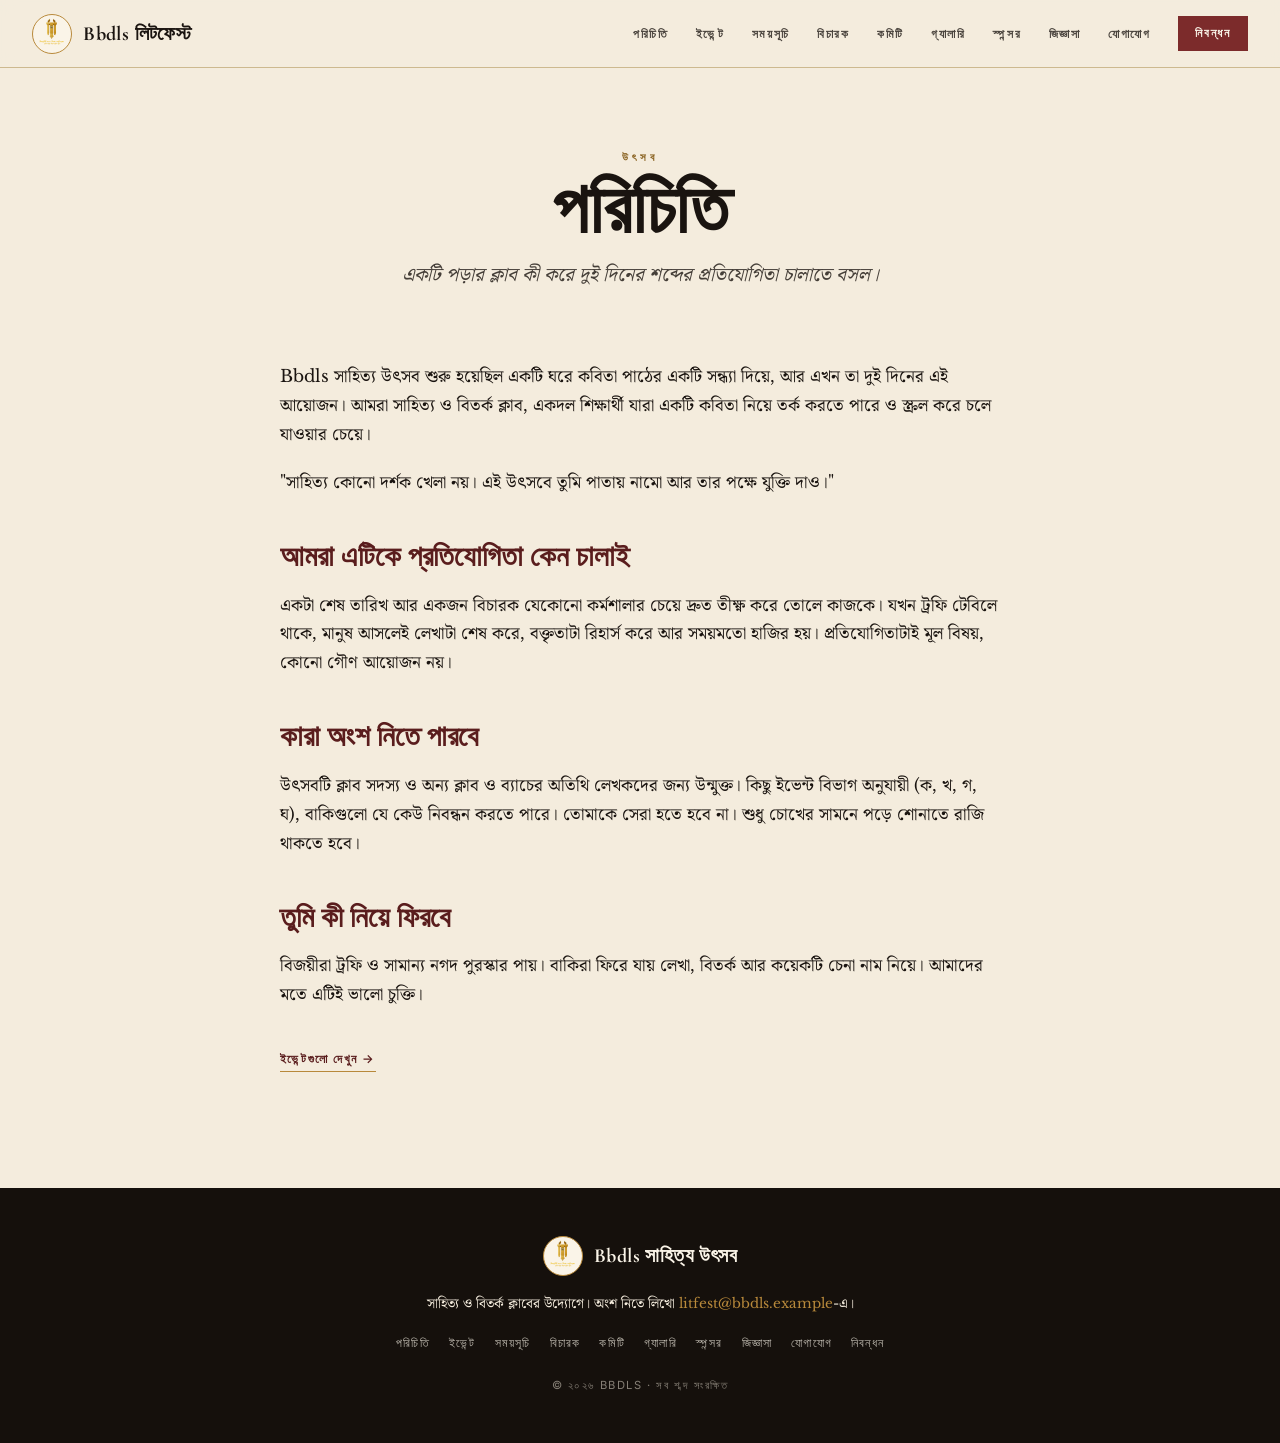
<file: about.html>
<!DOCTYPE html>
<html lang="bn">
<head>
<meta charset="UTF-8" />
<meta name="viewport" content="width=device-width, initial-scale=1" />
<title>পরিচিতি &middot; Bbdls সাহিত্য উৎসব</title>
<meta name="description" content="Bbdls সাহিত্য উৎসব ও এটি চালানো ক্লাবের গল্প।" />
<link rel="preconnect" href="https://fonts.googleapis.com" />
<link rel="preconnect" href="https://fonts.gstatic.com" crossorigin />
<link href="https://fonts.googleapis.com/css2?family=Cormorant+Garamond:ital,wght@0,400;0,500;0,600;0,700;1,500&family=Libre+Baskerville:ital,wght@0,400;0,700;1,400&family=Inter:wght@500;600&family=Noto+Serif+Bengali:wght@400;600;700&display=swap" rel="stylesheet" />
<link rel="stylesheet" href="assets/style.css" />
</head>
<body>
<a class="skip" href="#main">মূল অংশে যান</a>

<header class="bar">
  <div class="brand"><a href="index.html"><img src="club_logo.webp" alt="Bbdls ক্লাবের প্রতীক" />Bbdls লিটফেস্ট</a></div>
  <button class="nav-toggle" aria-label="মেনু খুলুন" aria-expanded="false" aria-controls="primaryNav">
    <span></span><span></span><span></span>
  </button>
  <div class="nav-wrap" id="primaryNav">
    <nav class="menu" aria-label="প্রধান">
      <a href="about.html">পরিচিতি</a>
      <a href="events.html">ইভেন্ট</a>
      <a href="schedule.html">সময়সূচি</a>
      <a href="jury.html">বিচারক</a>
      <a href="committee.html">কমিটি</a>
      <a href="gallery.html">গ্যালারি</a>
      <a href="sponsors.html">স্পন্সর</a>
      <a href="faq.html">জিজ্ঞাসা</a>
      <a href="contact.html">যোগাযোগ</a>
    </nav>
    <a class="cta-small" href="register.html">নিবন্ধন</a>
  </div>
</header>

<main id="main">
<section class="page-hero">
  <div class="ey">উৎসব</div>
  <h1 class="display">পরিচিতি</h1>
  <p>একটি পড়ার ক্লাব কী করে দুই দিনের শব্দের প্রতিযোগিতা চালাতে বসল।</p>
</section>

<section class="block" style="padding-top:2rem">
  <div class="prose reveal">
    <p>Bbdls সাহিত্য উৎসব শুরু হয়েছিল একটি ঘরে কবিতা পাঠের একটি সন্ধ্যা দিয়ে, আর এখন তা দুই দিনের এই আয়োজন। আমরা সাহিত্য ও বিতর্ক ক্লাব, একদল শিক্ষার্থী যারা একটি কবিতা নিয়ে তর্ক করতে পারে ও স্ক্রল করে চলে যাওয়ার চেয়ে।</p>
    <p class="pull">"সাহিত্য কোনো দর্শক খেলা নয়। এই উৎসবে তুমি পাতায় নামো আর তার পক্ষে যুক্তি দাও।"</p>
    <h3>আমরা এটিকে প্রতিযোগিতা কেন চালাই</h3>
    <p>একটা শেষ তারিখ আর একজন বিচারক যেকোনো কর্মশালার চেয়ে দ্রুত তীক্ষ্ণ করে তোলে কাজকে। যখন ট্রফি টেবিলে থাকে, মানুষ আসলেই লেখাটা শেষ করে, বক্তৃতাটা রিহার্স করে আর সময়মতো হাজির হয়। প্রতিযোগিতাটাই মূল বিষয়, কোনো গৌণ আয়োজন নয়।</p>
    <h3>কারা অংশ নিতে পারবে</h3>
    <p>উৎসবটি ক্লাব সদস্য ও অন্য ক্লাব ও ব্যাচের অতিথি লেখকদের জন্য উন্মুক্ত। কিছু ইভেন্ট বিভাগ অনুযায়ী (ক, খ, গ, ঘ), বাকিগুলো যে কেউ নিবন্ধন করতে পারে। তোমাকে সেরা হতে হবে না। শুধু চোখের সামনে পড়ে শোনাতে রাজি থাকতে হবে।</p>
    <h3>তুমি কী নিয়ে ফিরবে</h3>
    <p>বিজয়ীরা ট্রফি ও সামান্য নগদ পুরস্কার পায়। বাকিরা ফিরে যায় লেখা, বিতর্ক আর কয়েকটি চেনা নাম নিয়ে। আমাদের মতে এটিই ভালো চুক্তি।</p>
    <p><a class="text-link" href="events.html">ইভেন্টগুলো দেখুন &rarr;</a></p>
  </div>
</section>
</main>

<footer class="site-footer">
  <div class="brand"><img src="club_logo.webp" alt="Bbdls ক্লাবের প্রতীক" />Bbdls সাহিত্য উৎসব</div>
  <p>সাহিত্য ও বিতর্ক ক্লাবের উদ্যোগে। অংশ নিতে লিখো <a href="mailto:litfest@bbdls.example">litfest@bbdls.example</a>-এ।</p>
  <nav class="foot-nav" aria-label="ফুটার">
    <a href="about.html">পরিচিতি</a><a href="events.html">ইভেন্ট</a><a href="schedule.html">সময়সূচি</a><a href="jury.html">বিচারক</a><a href="committee.html">কমিটি</a><a href="gallery.html">গ্যালারি</a><a href="sponsors.html">স্পন্সর</a><a href="faq.html">জিজ্ঞাসা</a><a href="contact.html">যোগাযোগ</a><a href="register.html">নিবন্ধন</a>
  </nav>
  <div class="credit">&copy; ২০২৬ BBDLS &middot; সব শব্দ সংরক্ষিত</div>
</footer>

<script src="assets/site.js"></script>
</body>
</html>
</file>
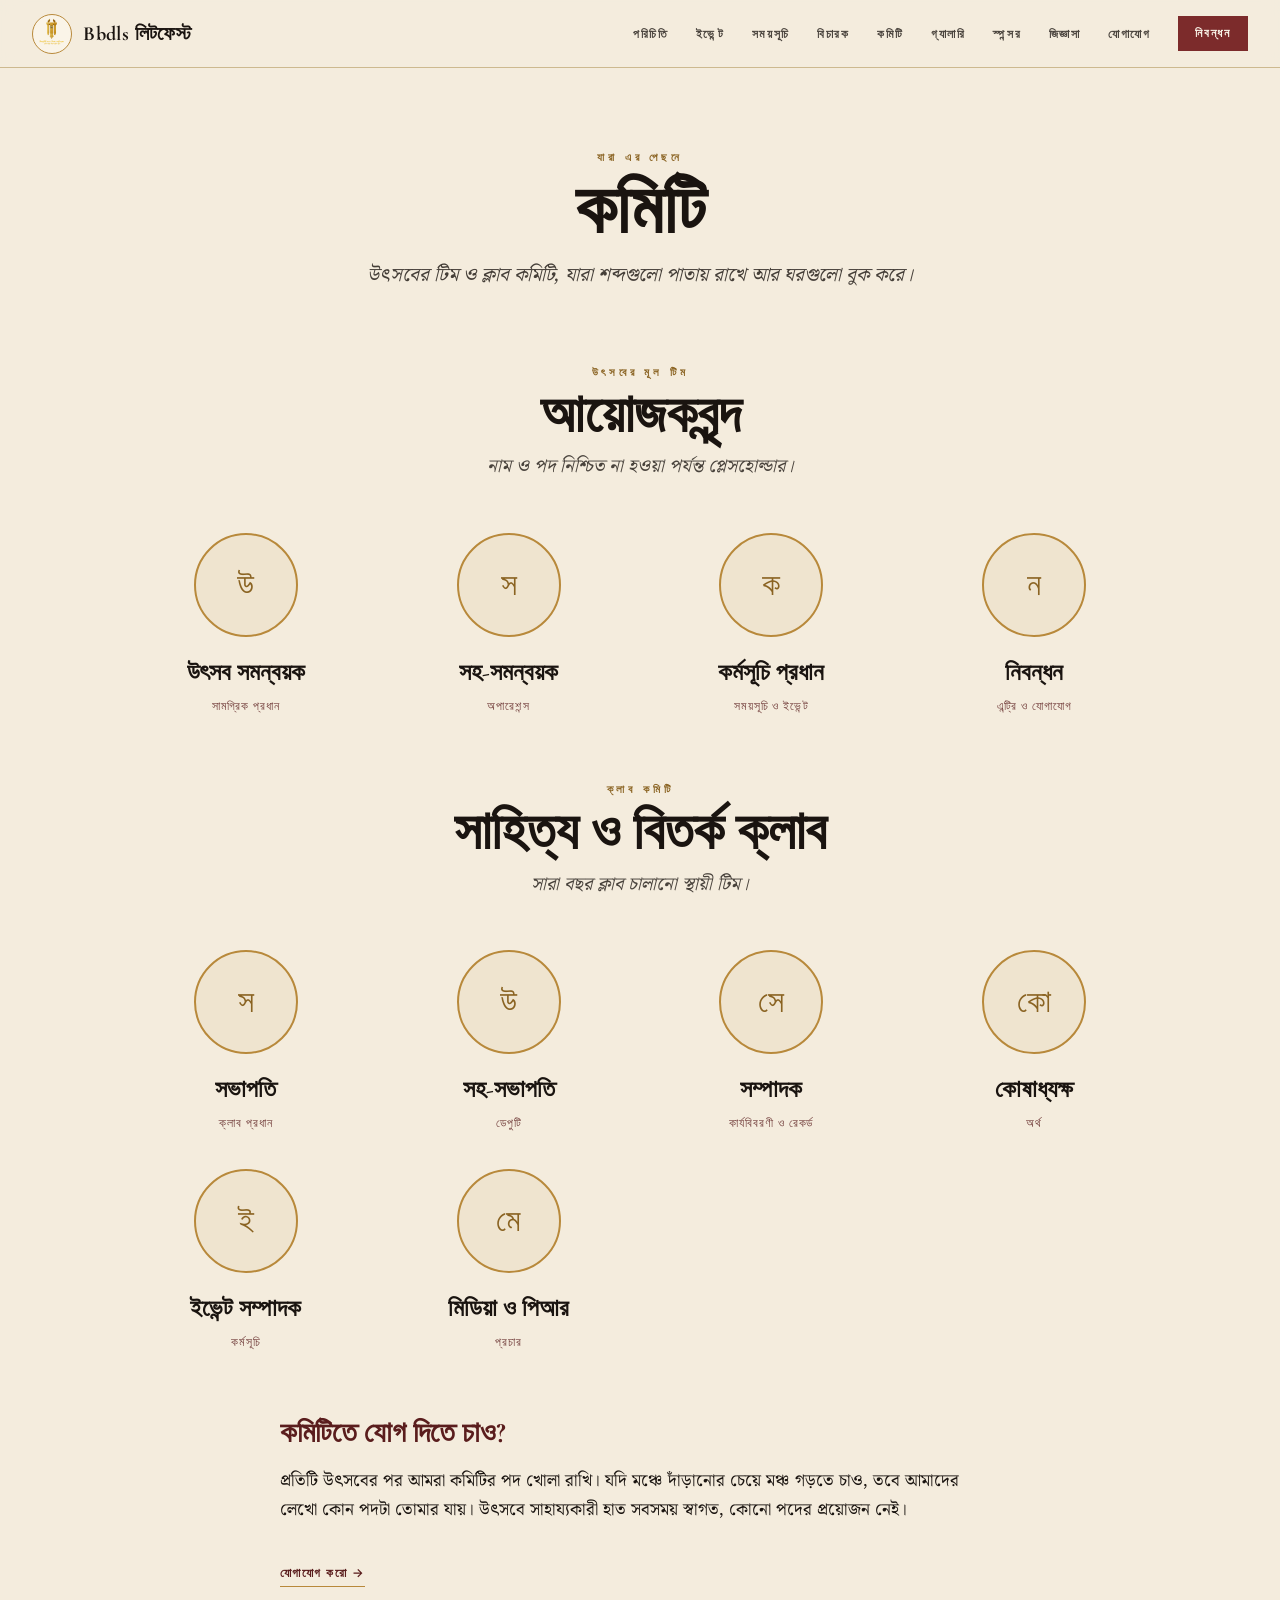
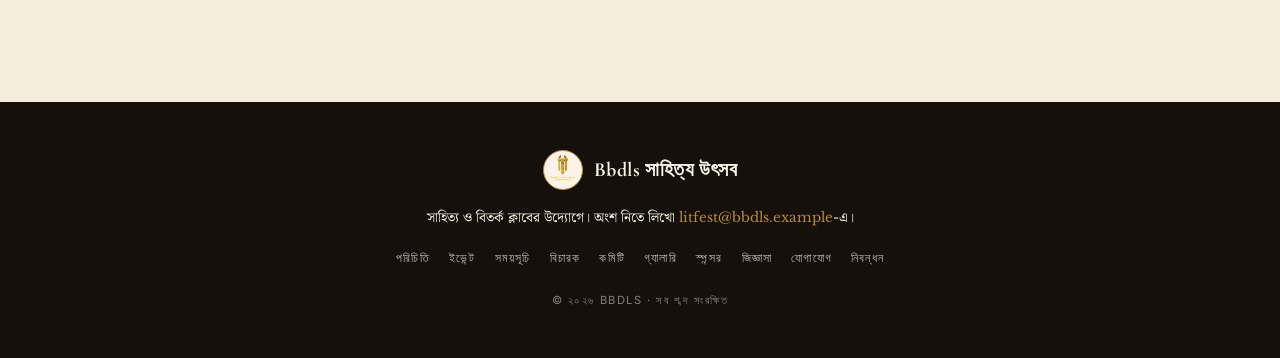
<file: committee.html>
<!DOCTYPE html>
<html lang="bn">
<head>
<meta charset="UTF-8" />
<meta name="viewport" content="width=device-width, initial-scale=1" />
<title>কমিটি &middot; Bbdls সাহিত্য উৎসব</title>
<meta name="description" content="Bbdls সাহিত্য উৎসবের টিম ও ক্লাব কমিটি।" />
<link rel="preconnect" href="https://fonts.googleapis.com" />
<link rel="preconnect" href="https://fonts.gstatic.com" crossorigin />
<link href="https://fonts.googleapis.com/css2?family=Cormorant+Garamond:ital,wght@0,400;0,500;0,600;0,700;1,500&family=Libre+Baskerville:ital,wght@0,400;0,700;1,400&family=Inter:wght@500;600&family=Noto+Serif+Bengali:wght@400;600;700&display=swap" rel="stylesheet" />
<link rel="stylesheet" href="assets/style.css" />
</head>
<body>
<a class="skip" href="#main">মূল অংশে যান</a>

<header class="bar">
  <div class="brand"><a href="index.html"><img src="club_logo.webp" alt="Bbdls ক্লাবের প্রতীক" />Bbdls লিটফেস্ট</a></div>
  <button class="nav-toggle" aria-label="মেনু খুলুন" aria-expanded="false" aria-controls="primaryNav">
    <span></span><span></span><span></span>
  </button>
  <div class="nav-wrap" id="primaryNav">
    <nav class="menu" aria-label="প্রধান">
      <a href="about.html">পরিচিতি</a>
      <a href="events.html">ইভেন্ট</a>
      <a href="schedule.html">সময়সূচি</a>
      <a href="jury.html">বিচারক</a>
      <a href="committee.html">কমিটি</a>
      <a href="gallery.html">গ্যালারি</a>
      <a href="sponsors.html">স্পন্সর</a>
      <a href="faq.html">জিজ্ঞাসা</a>
      <a href="contact.html">যোগাযোগ</a>
    </nav>
    <a class="cta-small" href="register.html">নিবন্ধন</a>
  </div>
</header>

<main id="main">
<section class="page-hero">
  <div class="ey">যারা এর পেছনে</div>
  <h1 class="display">কমিটি</h1>
  <p>উৎসবের টিম ও ক্লাব কমিটি, যারা শব্দগুলো পাতায় রাখে আর ঘরগুলো বুক করে।</p>
</section>

<section class="block" style="padding-top:2rem">
  <div class="sec-head">
    <div class="ey">উৎসবের মূল টিম</div>
    <h2>আয়োজকবৃন্দ</h2>
    <p>নাম ও পদ নিশ্চিত না হওয়া পর্যন্ত প্লেসহোল্ডার।</p>
  </div>
  <div class="people reveal">
    <div class="person"><div class="av">উ</div><h3>উৎসব সমন্বয়ক</h3><p>সামগ্রিক প্রধান</p></div>
    <div class="person"><div class="av">স</div><h3>সহ-সমন্বয়ক</h3><p>অপারেশন্স</p></div>
    <div class="person"><div class="av">ক</div><h3>কর্মসূচি প্রধান</h3><p>সময়সূচি ও ইভেন্ট</p></div>
    <div class="person"><div class="av">ন</div><h3>নিবন্ধন</h3><p>এন্ট্রি ও যোগাযোগ</p></div>
  </div>

  <div class="sec-head" style="margin-top:4rem">
    <div class="ey">ক্লাব কমিটি</div>
    <h2>সাহিত্য ও বিতর্ক ক্লাব</h2>
    <p>সারা বছর ক্লাব চালানো স্থায়ী টিম।</p>
  </div>
  <div class="people reveal">
    <div class="person"><div class="av">স</div><h3>সভাপতি</h3><p>ক্লাব প্রধান</p></div>
    <div class="person"><div class="av">উ</div><h3>সহ-সভাপতি</h3><p>ডেপুটি</p></div>
    <div class="person"><div class="av">সে</div><h3>সম্পাদক</h3><p>কার্যবিবরণী ও রেকর্ড</p></div>
    <div class="person"><div class="av">কো</div><h3>কোষাধ্যক্ষ</h3><p>অর্থ</p></div>
    <div class="person"><div class="av">ই</div><h3>ইভেন্ট সম্পাদক</h3><p>কর্মসূচি</p></div>
    <div class="person"><div class="av">মে</div><h3>মিডিয়া ও পিআর</h3><p>প্রচার</p></div>
  </div>

  <div class="prose reveal" style="margin-top:3.5rem">
    <h3>কমিটিতে যোগ দিতে চাও?</h3>
    <p>প্রতিটি উৎসবের পর আমরা কমিটির পদ খোলা রাখি। যদি মঞ্চে দাঁড়ানোর চেয়ে মঞ্চ গড়তে চাও, তবে আমাদের লেখো কোন পদটা তোমার যায়। উৎসবে সাহায্যকারী হাত সবসময় স্বাগত, কোনো পদের প্রয়োজন নেই।</p>
    <p><a class="text-link" href="contact.html">যোগাযোগ করো &rarr;</a></p>
  </div>
</section>
</main>

<footer class="site-footer">
  <div class="brand"><img src="club_logo.webp" alt="Bbdls ক্লাবের প্রতীক" />Bbdls সাহিত্য উৎসব</div>
  <p>সাহিত্য ও বিতর্ক ক্লাবের উদ্যোগে। অংশ নিতে লিখো <a href="mailto:litfest@bbdls.example">litfest@bbdls.example</a>-এ।</p>
  <nav class="foot-nav" aria-label="ফুটার">
    <a href="about.html">পরিচিতি</a><a href="events.html">ইভেন্ট</a><a href="schedule.html">সময়সূচি</a><a href="jury.html">বিচারক</a><a href="committee.html">কমিটি</a><a href="gallery.html">গ্যালারি</a><a href="sponsors.html">স্পন্সর</a><a href="faq.html">জিজ্ঞাসা</a><a href="contact.html">যোগাযোগ</a><a href="register.html">নিবন্ধন</a>
  </nav>
  <div class="credit">&copy; ২০২৬ BBDLS &middot; সব শব্দ সংরক্ষিত</div>
</footer>

<script src="assets/site.js"></script>
</body>
</html>
</file>
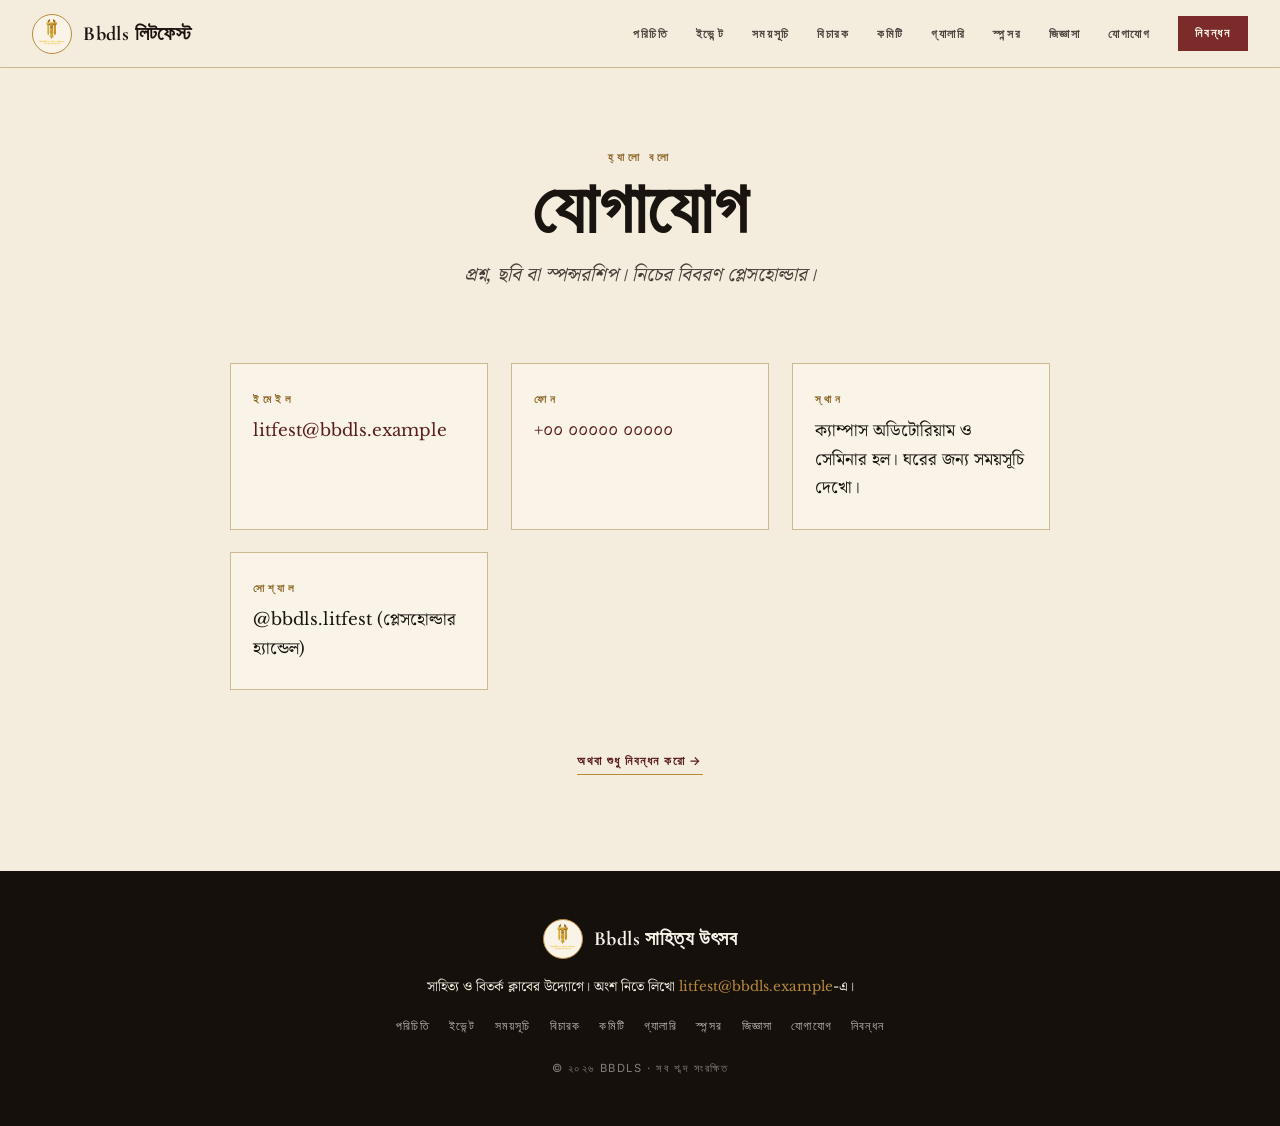
<file: contact.html>
<!DOCTYPE html>
<html lang="bn">
<head>
<meta charset="UTF-8" />
<meta name="viewport" content="width=device-width, initial-scale=1" />
<title>যোগাযোগ &middot; Bbdls সাহিত্য উৎসব</title>
<meta name="description" content="Bbdls সাহিত্য উৎসবের আয়োজকদের সঙ্গে যোগাযোগ করো।" />
<link rel="preconnect" href="https://fonts.googleapis.com" />
<link rel="preconnect" href="https://fonts.gstatic.com" crossorigin />
<link href="https://fonts.googleapis.com/css2?family=Cormorant+Garamond:ital,wght@0,400;0,500;0,600;0,700;1,500&family=Libre+Baskerville:ital,wght@0,400;0,700;1,400&family=Inter:wght@500;600&family=Noto+Serif+Bengali:wght@400;600;700&display=swap" rel="stylesheet" />
<link rel="stylesheet" href="assets/style.css" />
</head>
<body>
<a class="skip" href="#main">মূল অংশে যান</a>

<header class="bar">
  <div class="brand"><a href="index.html"><img src="club_logo.webp" alt="Bbdls ক্লাবের প্রতীক" />Bbdls লিটফেস্ট</a></div>
  <button class="nav-toggle" aria-label="মেনু খুলুন" aria-expanded="false" aria-controls="primaryNav">
    <span></span><span></span><span></span>
  </button>
  <div class="nav-wrap" id="primaryNav">
    <nav class="menu" aria-label="প্রধান">
      <a href="about.html">পরিচিতি</a>
      <a href="events.html">ইভেন্ট</a>
      <a href="schedule.html">সময়সূচি</a>
      <a href="jury.html">বিচারক</a>
      <a href="committee.html">কমিটি</a>
      <a href="gallery.html">গ্যালারি</a>
      <a href="sponsors.html">স্পন্সর</a>
      <a href="faq.html">জিজ্ঞাসা</a>
      <a href="contact.html">যোগাযোগ</a>
    </nav>
    <a class="cta-small" href="register.html">নিবন্ধন</a>
  </div>
</header>

<main id="main">
<section class="page-hero">
  <div class="ey">হ্যালো বলো</div>
  <h1 class="display">যোগাযোগ</h1>
  <p>প্রশ্ন, ছবি বা স্পন্সরশিপ। নিচের বিবরণ প্লেসহোল্ডার।</p>
</section>

<section class="block" style="padding-top:2rem">
  <div class="contact-grid reveal">
    <div class="contact-card">
      <div class="ey">ইমেইল</div>
      <p><a href="mailto:litfest@bbdls.example">litfest@bbdls.example</a></p>
    </div>
    <div class="contact-card">
      <div class="ey">ফোন</div>
      <p><a href="tel:+0000000000">+০০ ০০০০০ ০০০০০</a></p>
    </div>
    <div class="contact-card">
      <div class="ey">স্থান</div>
      <p>ক্যাম্পাস অডিটোরিয়াম ও সেমিনার হল। ঘরের জন্য সময়সূচি দেখো।</p>
    </div>
    <div class="contact-card">
      <div class="ey">সোশ্যাল</div>
      <p>@bbdls.litfest (প্লেসহোল্ডার হ্যান্ডেল)</p>
    </div>
  </div>
  <p class="center-note"><a class="text-link" href="register.html">অথবা শুধু নিবন্ধন করো &rarr;</a></p>
</section>
</main>

<footer class="site-footer">
  <div class="brand"><img src="club_logo.webp" alt="Bbdls ক্লাবের প্রতীক" />Bbdls সাহিত্য উৎসব</div>
  <p>সাহিত্য ও বিতর্ক ক্লাবের উদ্যোগে। অংশ নিতে লিখো <a href="mailto:litfest@bbdls.example">litfest@bbdls.example</a>-এ।</p>
  <nav class="foot-nav" aria-label="ফুটার">
    <a href="about.html">পরিচিতি</a><a href="events.html">ইভেন্ট</a><a href="schedule.html">সময়সূচি</a><a href="jury.html">বিচারক</a><a href="committee.html">কমিটি</a><a href="gallery.html">গ্যালারি</a><a href="sponsors.html">স্পন্সর</a><a href="faq.html">জিজ্ঞাসা</a><a href="contact.html">যোগাযোগ</a><a href="register.html">নিবন্ধন</a>
  </nav>
  <div class="credit">&copy; ২০২৬ BBDLS &middot; সব শব্দ সংরক্ষিত</div>
</footer>

<script src="assets/site.js"></script>
</body>
</html>
</file>
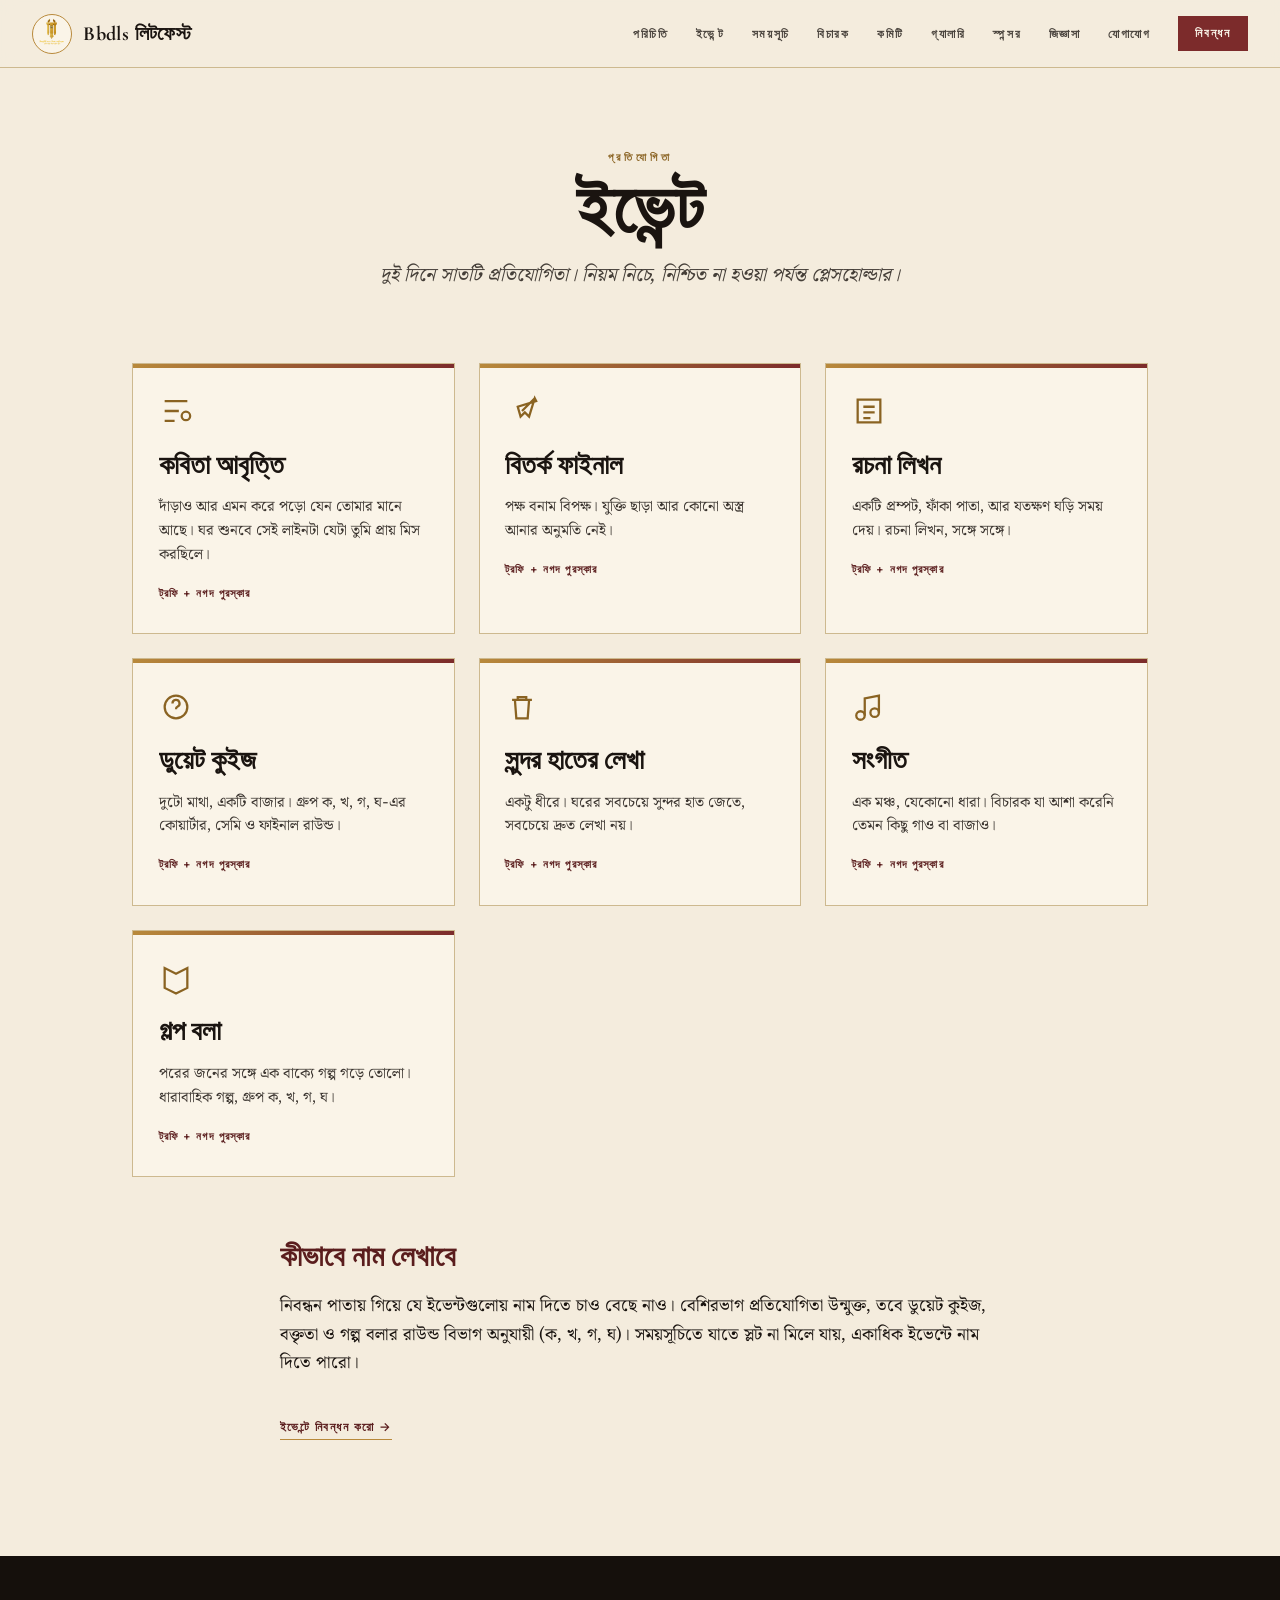
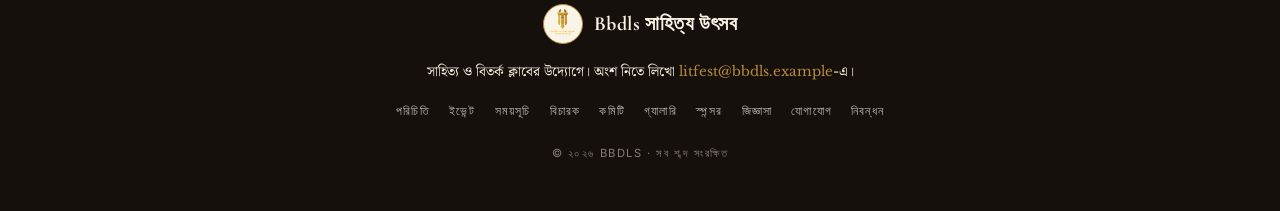
<file: events.html>
<!DOCTYPE html>
<html lang="bn">
<head>
<meta charset="UTF-8" />
<meta name="viewport" content="width=device-width, initial-scale=1" />
<title>ইভেন্ট &middot; Bbdls সাহিত্য উৎসব</title>
<meta name="description" content="Bbdls সাহিত্য উৎসবের সাতটি প্রতিযোগিতা: কবিতা আবৃত্তি, বিতর্ক, রচনা লিখন, ডুয়েট কুইজ, হাতের লেখা, সংগীত ও গল্প বলা।" />
<link rel="preconnect" href="https://fonts.googleapis.com" />
<link rel="preconnect" href="https://fonts.gstatic.com" crossorigin />
<link href="https://fonts.googleapis.com/css2?family=Cormorant+Garamond:ital,wght@0,400;0,500;0,600;0,700;1,500&family=Libre+Baskerville:ital,wght@0,400;0,700;1,400&family=Inter:wght@500;600&family=Noto+Serif+Bengali:wght@400;600;700&display=swap" rel="stylesheet" />
<link rel="stylesheet" href="assets/style.css" />
</head>
<body>
<a class="skip" href="#main">মূল অংশে যান</a>

<header class="bar">
  <div class="brand"><a href="index.html"><img src="club_logo.webp" alt="Bbdls ক্লাবের প্রতীক" />Bbdls লিটফেস্ট</a></div>
  <button class="nav-toggle" aria-label="মেনু খুলুন" aria-expanded="false" aria-controls="primaryNav">
    <span></span><span></span><span></span>
  </button>
  <div class="nav-wrap" id="primaryNav">
    <nav class="menu" aria-label="প্রধান">
      <a href="about.html">পরিচিতি</a>
      <a href="events.html">ইভেন্ট</a>
      <a href="schedule.html">সময়সূচি</a>
      <a href="jury.html">বিচারক</a>
      <a href="committee.html">কমিটি</a>
      <a href="gallery.html">গ্যালারি</a>
      <a href="sponsors.html">স্পন্সর</a>
      <a href="faq.html">জিজ্ঞাসা</a>
      <a href="contact.html">যোগাযোগ</a>
    </nav>
    <a class="cta-small" href="register.html">নিবন্ধন</a>
  </div>
</header>

<main id="main">
<section class="page-hero">
  <div class="ey">প্রতিযোগিতা</div>
  <h1 class="display">ইভেন্ট</h1>
  <p>দুই দিনে সাতটি প্রতিযোগিতা। নিয়ম নিচে, নিশ্চিত না হওয়া পর্যন্ত প্লেসহোল্ডার।</p>
</section>

<section class="block" style="padding-top:2rem">
  <div class="cards">
    <div class="card reveal">
      <div class="ic" aria-hidden="true"><svg viewBox="0 0 24 24" fill="none" stroke="currentColor" stroke-width="1.6"><path d="M4 5h16M4 12h10M4 19h7"/><circle cx="19" cy="15.5" r="3"/></svg></div>
      <h3>কবিতা আবৃত্তি</h3>
      <p>দাঁড়াও আর এমন করে পড়ো যেন তোমার মানে আছে। ঘর শুনবে সেই লাইনটা যেটা তুমি প্রায় মিস করছিলে।</p>
      <div class="prize">ট্রফি + নগদ পুরস্কার</div>
    </div>
    <div class="card reveal">
      <div class="ic" aria-hidden="true"><svg viewBox="0 0 24 24" fill="none" stroke="currentColor" stroke-width="1.6"><path d="M21 3l-9 9M21 3l-4 13-3-3-3 3-2-7 13-4z"/></svg></div>
      <h3>বিতর্ক ফাইনাল</h3>
      <p>পক্ষ বনাম বিপক্ষ। যুক্তি ছাড়া আর কোনো অস্ত্র আনার অনুমতি নেই।</p>
      <div class="prize">ট্রফি + নগদ পুরস্কার</div>
    </div>
    <div class="card reveal">
      <div class="ic" aria-hidden="true"><svg viewBox="0 0 24 24" fill="none" stroke="currentColor" stroke-width="1.6"><path d="M4 4h16v16H4z"/><path d="M8 9h8M8 13h8M8 17h5"/></svg></div>
      <h3>রচনা লিখন</h3>
      <p>একটি প্রম্পট, ফাঁকা পাতা, আর যতক্ষণ ঘড়ি সময় দেয়। রচনা লিখন, সঙ্গে সঙ্গে।</p>
      <div class="prize">ট্রফি + নগদ পুরস্কার</div>
    </div>
    <div class="card reveal">
      <div class="ic" aria-hidden="true"><svg viewBox="0 0 24 24" fill="none" stroke="currentColor" stroke-width="1.6"><circle cx="12" cy="12" r="8"/><path d="M9.5 9.5a2.5 2.5 0 113.5 2.3c-.7.3-1 .8-1 1.7M12 16.5h.01"/></svg></div>
      <h3>ডুয়েট কুইজ</h3>
      <p>দুটো মাথা, একটি বাজার। গ্রুপ ক, খ, গ, ঘ-এর কোয়ার্টার, সেমি ও ফাইনাল রাউন্ড।</p>
      <div class="prize">ট্রফি + নগদ পুরস্কার</div>
    </div>
    <div class="card reveal">
      <div class="ic" aria-hidden="true"><svg viewBox="0 0 24 24" fill="none" stroke="currentColor" stroke-width="1.6"><path d="M5 7h14M9 7V5h6v2M7 7l1 13h8l1-13"/></svg></div>
      <h3>সুন্দর হাতের লেখা</h3>
      <p>একটু ধীরে। ঘরের সবচেয়ে সুন্দর হাত জেতে, সবচেয়ে দ্রুত লেখা নয়।</p>
      <div class="prize">ট্রফি + নগদ পুরস্কার</div>
    </div>
    <div class="card reveal">
      <div class="ic" aria-hidden="true"><svg viewBox="0 0 24 24" fill="none" stroke="currentColor" stroke-width="1.6"><path d="M9 18V6l10-2v12"/><circle cx="6" cy="18" r="3"/><circle cx="16" cy="16" r="3"/></svg></div>
      <h3>সংগীত</h3>
      <p>এক মঞ্চ, যেকোনো ধারা। বিচারক যা আশা করেনি তেমন কিছু গাও বা বাজাও।</p>
      <div class="prize">ট্রফি + নগদ পুরস্কার</div>
    </div>
    <div class="card reveal">
      <div class="ic" aria-hidden="true"><svg viewBox="0 0 24 24" fill="none" stroke="currentColor" stroke-width="1.6"><path d="M4 19V5l8 4 8-4v14l-8 4z"/></svg></div>
      <h3>গল্প বলা</h3>
      <p>পরের জনের সঙ্গে এক বাক্যে গল্প গড়ে তোলো। ধারাবাহিক গল্প, গ্রুপ ক, খ, গ, ঘ।</p>
      <div class="prize">ট্রফি + নগদ পুরস্কার</div>
    </div>
  </div>

  <div class="prose reveal" style="margin-top:3.5rem">
    <h3>কীভাবে নাম লেখাবে</h3>
    <p>নিবন্ধন পাতায় গিয়ে যে ইভেন্টগুলোয় নাম দিতে চাও বেছে নাও। বেশিরভাগ প্রতিযোগিতা উন্মুক্ত, তবে ডুয়েট কুইজ, বক্তৃতা ও গল্প বলার রাউন্ড বিভাগ অনুযায়ী (ক, খ, গ, ঘ)। সময়সূচিতে যাতে স্লট না মিলে যায়, একাধিক ইভেন্টে নাম দিতে পারো।</p>
    <p><a class="text-link" href="register.html">ইভেন্টে নিবন্ধন করো &rarr;</a></p>
  </div>
</section>
</main>

<footer class="site-footer">
  <div class="brand"><img src="club_logo.webp" alt="Bbdls ক্লাবের প্রতীক" />Bbdls সাহিত্য উৎসব</div>
  <p>সাহিত্য ও বিতর্ক ক্লাবের উদ্যোগে। অংশ নিতে লিখো <a href="mailto:litfest@bbdls.example">litfest@bbdls.example</a>-এ।</p>
  <nav class="foot-nav" aria-label="ফুটার">
    <a href="about.html">পরিচিতি</a><a href="events.html">ইভেন্ট</a><a href="schedule.html">সময়সূচি</a><a href="jury.html">বিচারক</a><a href="committee.html">কমিটি</a><a href="gallery.html">গ্যালারি</a><a href="sponsors.html">স্পন্সর</a><a href="faq.html">জিজ্ঞাসা</a><a href="contact.html">যোগাযোগ</a><a href="register.html">নিবন্ধন</a>
  </nav>
  <div class="credit">&copy; ২০২৬ BBDLS &middot; সব শব্দ সংরক্ষিত</div>
</footer>

<script src="assets/site.js"></script>
</body>
</html>
</file>
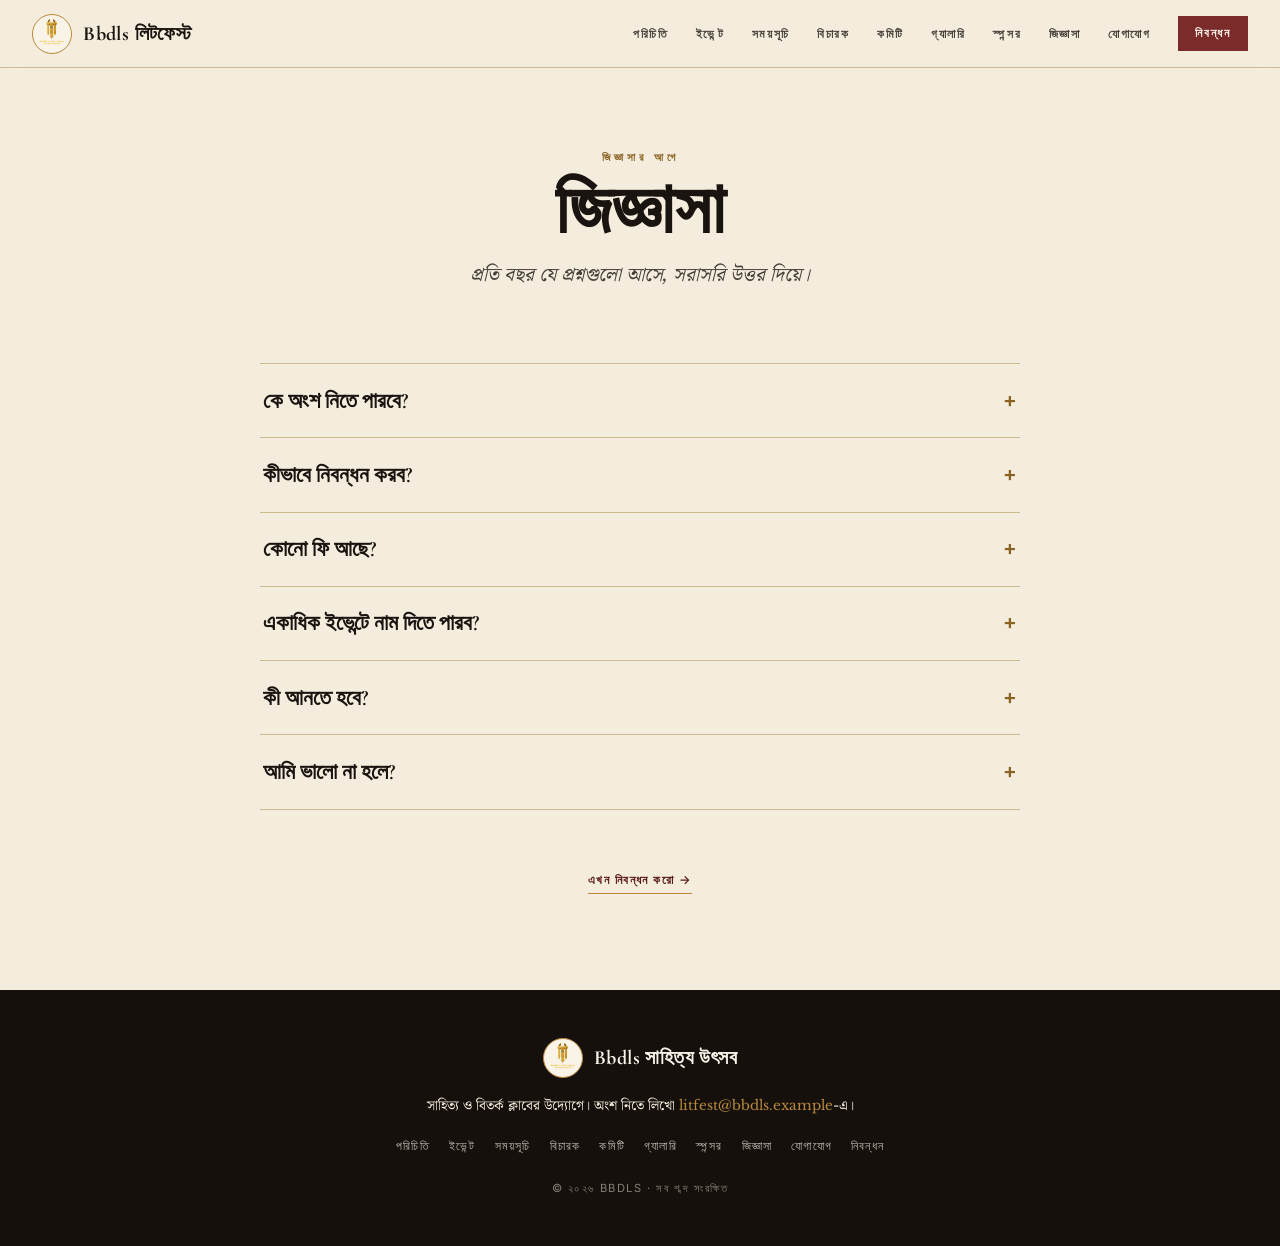
<file: faq.html>
<!DOCTYPE html>
<html lang="bn">
<head>
<meta charset="UTF-8" />
<meta name="viewport" content="width=device-width, initial-scale=1" />
<title>জিজ্ঞাসা &middot; Bbdls সাহিত্য উৎসব</title>
<meta name="description" content="Bbdls সাহিত্য উৎসব সম্পর্কে সচরাচর জিজ্ঞাসিত প্রশ্ন: কে অংশ নিতে পারবে, কীভাবে নিবন্ধন করবে, কী আনতে হবে।" />
<link rel="preconnect" href="https://fonts.googleapis.com" />
<link rel="preconnect" href="https://fonts.gstatic.com" crossorigin />
<link href="https://fonts.googleapis.com/css2?family=Cormorant+Garamond:ital,wght@0,400;0,500;0,600;0,700;1,500&family=Libre+Baskerville:ital,wght@0,400;0,700;1,400&family=Inter:wght@500;600&family=Noto+Serif+Bengali:wght@400;600;700&display=swap" rel="stylesheet" />
<link rel="stylesheet" href="assets/style.css" />
</head>
<body>
<a class="skip" href="#main">মূল অংশে যান</a>

<header class="bar">
  <div class="brand"><a href="index.html"><img src="club_logo.webp" alt="Bbdls ক্লাবের প্রতীক" />Bbdls লিটফেস্ট</a></div>
  <button class="nav-toggle" aria-label="মেনু খুলুন" aria-expanded="false" aria-controls="primaryNav">
    <span></span><span></span><span></span>
  </button>
  <div class="nav-wrap" id="primaryNav">
    <nav class="menu" aria-label="প্রধান">
      <a href="about.html">পরিচিতি</a>
      <a href="events.html">ইভেন্ট</a>
      <a href="schedule.html">সময়সূচি</a>
      <a href="jury.html">বিচারক</a>
      <a href="committee.html">কমিটি</a>
      <a href="gallery.html">গ্যালারি</a>
      <a href="sponsors.html">স্পন্সর</a>
      <a href="faq.html">জিজ্ঞাসা</a>
      <a href="contact.html">যোগাযোগ</a>
    </nav>
    <a class="cta-small" href="register.html">নিবন্ধন</a>
  </div>
</header>

<main id="main">
<section class="page-hero">
  <div class="ey">জিজ্ঞাসার আগে</div>
  <h1 class="display">জিজ্ঞাসা</h1>
  <p>প্রতি বছর যে প্রশ্নগুলো আসে, সরাসরি উত্তর দিয়ে।</p>
</section>

<section class="block" style="padding-top:2rem">
  <div class="faq reveal">
    <details>
      <summary>কে অংশ নিতে পারবে?</summary>
      <p>ক্লাব সদস্য ও অন্য ক্লাব ও ব্যাচের অতিথি লেখক। কিছু রাউন্ড বিভাগ অনুযায়ী (ক, খ, গ, ঘ), বাকিগুলো যে কেউ নিবন্ধন করতে পারে।</p>
    </details>
    <details>
      <summary>কীভাবে নিবন্ধন করব?</summary>
      <p>নিবন্ধন পাতা ব্যবহার করে তোমার ইভেন্ট বেছে নাও। আমরা মেইলে তোমার জায়গা নিশ্চিত করি। প্রথম দিনের প্রথম ইভেন্টের আগেই নিবন্ধন বন্ধ।</p>
    </details>
    <details>
      <summary>কোনো ফি আছে?</summary>
      <p>প্লেসহোল্ডার: আয়োজকদের সঙ্গে নিশ্চিত করো। বেশিরভাগ ক্লাব ইভেন্ট সদস্যদের জন্য ফ্রি; অতিথিদের সামান্য এন্ট্রি ফি লাগতে পারে।</p>
    </details>
    <details>
      <summary>একাধিক ইভেন্টে নাম দিতে পারব?</summary>
      <p>হ্যাঁ, যতক্ষণ সময়সূচিতে স্লট মিলে না। নাম দেওয়ার আগে সময়সূচির সময় দেখে নাও।</p>
    </details>
    <details>
      <summary>কী আনতে হবে?</summary>
      <p>তোমার লেখা, একটি কলম, আর সংগীতে থাকলে নিজের বাদ্যযন্ত্র। কাগজ, প্রম্পট ও মঞ্চ আমরাই দিই।</p>
    </details>
    <details>
      <summary>আমি ভালো না হলে?</summary>
      <p>এটাই তোমার জন্য। উৎসব সেখানে তুমি ভালো হয়ে ওঠো, এটা প্রমাণ করার জায়গা নয় যে তুমি ইতিমধ্যেই।</p>
    </details>
  </div>
  <p class="center-note"><a class="text-link" href="register.html">এখন নিবন্ধন করো &rarr;</a></p>
</section>
</main>

<footer class="site-footer">
  <div class="brand"><img src="club_logo.webp" alt="Bbdls ক্লাবের প্রতীক" />Bbdls সাহিত্য উৎসব</div>
  <p>সাহিত্য ও বিতর্ক ক্লাবের উদ্যোগে। অংশ নিতে লিখো <a href="mailto:litfest@bbdls.example">litfest@bbdls.example</a>-এ।</p>
  <nav class="foot-nav" aria-label="ফুটার">
    <a href="about.html">পরিচিতি</a><a href="events.html">ইভেন্ট</a><a href="schedule.html">সময়সূচি</a><a href="jury.html">বিচারক</a><a href="committee.html">কমিটি</a><a href="gallery.html">গ্যালারি</a><a href="sponsors.html">স্পন্সর</a><a href="faq.html">জিজ্ঞাসা</a><a href="contact.html">যোগাযোগ</a><a href="register.html">নিবন্ধন</a>
  </nav>
  <div class="credit">&copy; ২০২৬ BBDLS &middot; সব শব্দ সংরক্ষিত</div>
</footer>

<script src="assets/site.js"></script>
</body>
</html>
</file>
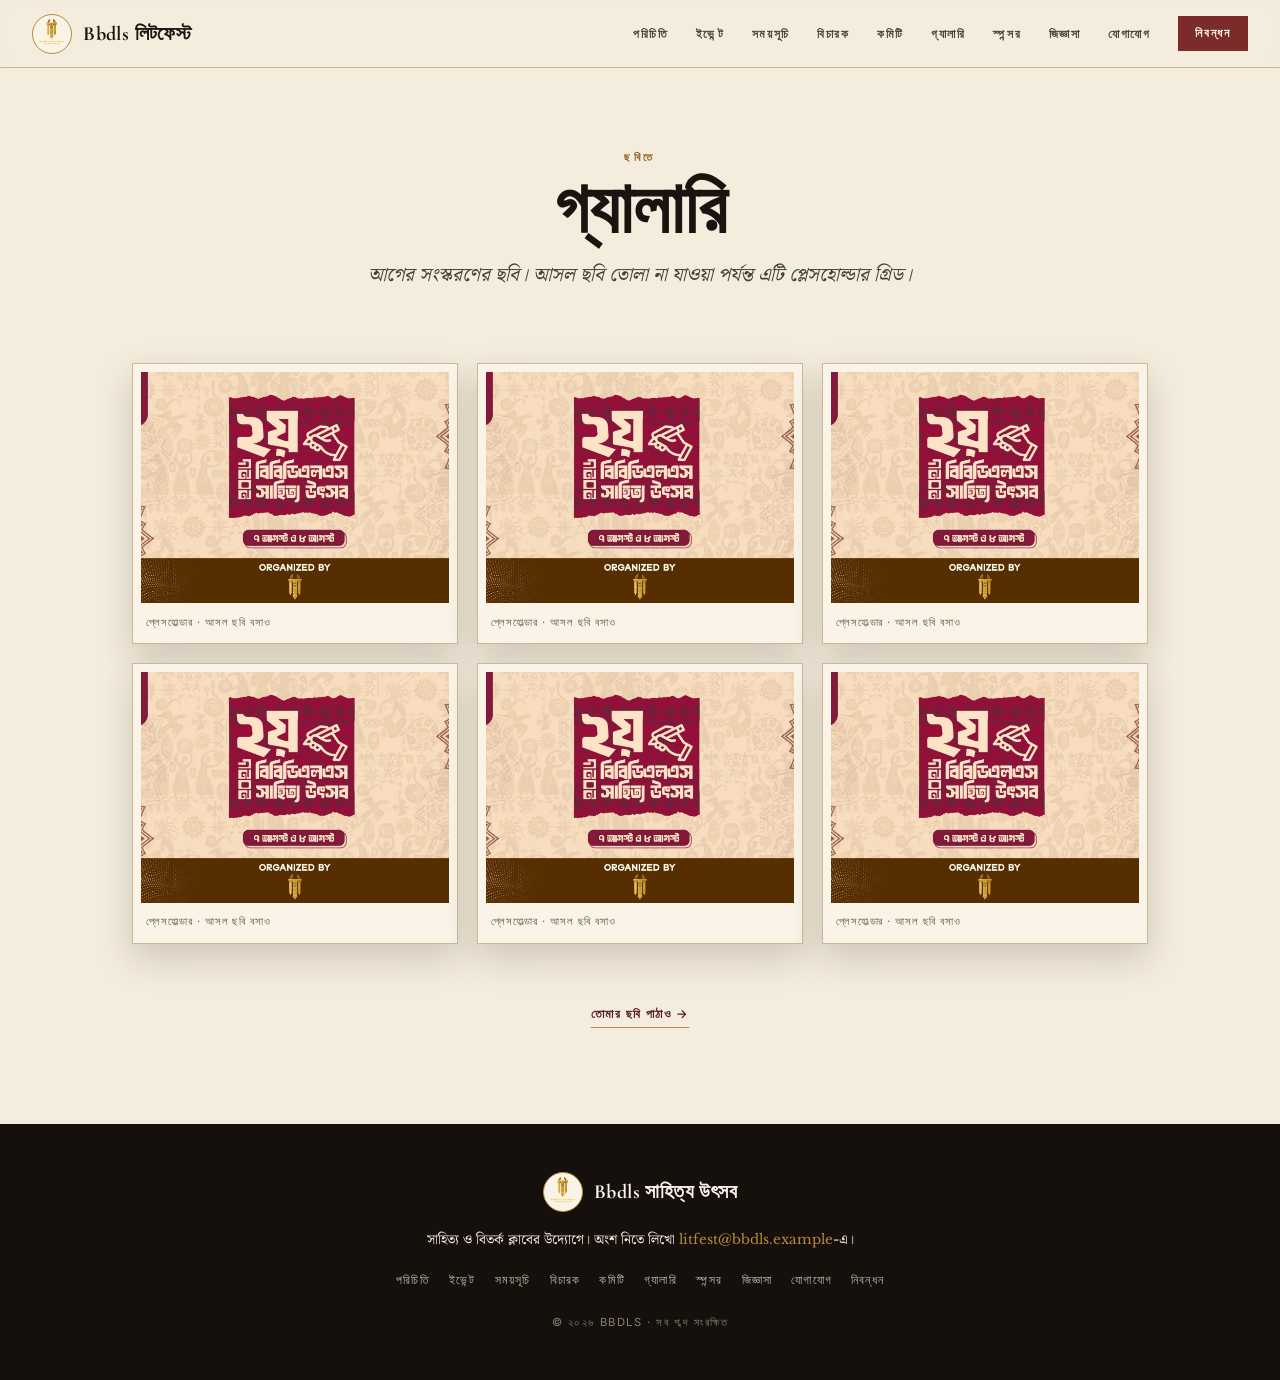
<file: gallery.html>
<!DOCTYPE html>
<html lang="bn">
<head>
<meta charset="UTF-8" />
<meta name="viewport" content="width=device-width, initial-scale=1" />
<title>গ্যালারি &middot; Bbdls সাহিত্য উৎসব</title>
<meta name="description" content="Bbdls সাহিত্য উৎসবের মুহূর্তগুলো।" />
<link rel="preconnect" href="https://fonts.googleapis.com" />
<link rel="preconnect" href="https://fonts.gstatic.com" crossorigin />
<link href="https://fonts.googleapis.com/css2?family=Cormorant+Garamond:ital,wght@0,400;0,500;0,600;0,700;1,500&family=Libre+Baskerville:ital,wght@0,400;0,700;1,400&family=Inter:wght@500;600&family=Noto+Serif+Bengali:wght@400;600;700&display=swap" rel="stylesheet" />
<link rel="stylesheet" href="assets/style.css" />
</head>
<body>
<a class="skip" href="#main">মূল অংশে যান</a>

<header class="bar">
  <div class="brand"><a href="index.html"><img src="club_logo.webp" alt="Bbdls ক্লাবের প্রতীক" />Bbdls লিটফেস্ট</a></div>
  <button class="nav-toggle" aria-label="মেনু খুলুন" aria-expanded="false" aria-controls="primaryNav">
    <span></span><span></span><span></span>
  </button>
  <div class="nav-wrap" id="primaryNav">
    <nav class="menu" aria-label="প্রধান">
      <a href="about.html">পরিচিতি</a>
      <a href="events.html">ইভেন্ট</a>
      <a href="schedule.html">সময়সূচি</a>
      <a href="jury.html">বিচারক</a>
      <a href="committee.html">কমিটি</a>
      <a href="gallery.html">গ্যালারি</a>
      <a href="sponsors.html">স্পন্সর</a>
      <a href="faq.html">জিজ্ঞাসা</a>
      <a href="contact.html">যোগাযোগ</a>
    </nav>
    <a class="cta-small" href="register.html">নিবন্ধন</a>
  </div>
</header>

<main id="main">
<section class="page-hero">
  <div class="ey">ছবিতে</div>
  <h1 class="display">গ্যালারি</h1>
  <p>আগের সংস্করণের ছবি। আসল ছবি তোলা না যাওয়া পর্যন্ত এটি প্লেসহোল্ডার গ্রিড।</p>
</section>

<section class="block" style="padding-top:2rem">
  <div class="gallery-grid reveal">
    <figure class="shot"><img src="fest.jpeg" alt="উৎসব পোস্টার প্লেসহোল্ডার" loading="lazy" /><figcaption>প্লেসহোল্ডার &middot; আসল ছবি বসাও</figcaption></figure>
    <figure class="shot"><img src="fest.jpeg" alt="উৎসব পোস্টার প্লেসহোল্ডার" loading="lazy" /><figcaption>প্লেসহোল্ডার &middot; আসল ছবি বসাও</figcaption></figure>
    <figure class="shot"><img src="fest.jpeg" alt="উৎসব পোস্টার প্লেসহোল্ডার" loading="lazy" /><figcaption>প্লেসহোল্ডার &middot; আসল ছবি বসাও</figcaption></figure>
    <figure class="shot"><img src="fest.jpeg" alt="উৎসব পোস্টার প্লেসহোল্ডার" loading="lazy" /><figcaption>প্লেসহোল্ডার &middot; আসল ছবি বসাও</figcaption></figure>
    <figure class="shot"><img src="fest.jpeg" alt="উৎসব পোস্টার প্লেসহোল্ডার" loading="lazy" /><figcaption>প্লেসহোল্ডার &middot; আসল ছবি বসাও</figcaption></figure>
    <figure class="shot"><img src="fest.jpeg" alt="উৎসব পোস্টার প্লেসহোল্ডার" loading="lazy" /><figcaption>প্লেসহোল্ডার &middot; আসল ছবি বসাও</figcaption></figure>
  </div>
  <p class="center-note"><a class="text-link" href="contact.html">তোমার ছবি পাঠাও &rarr;</a></p>
</section>
</main>

<footer class="site-footer">
  <div class="brand"><img src="club_logo.webp" alt="Bbdls ক্লাবের প্রতীক" />Bbdls সাহিত্য উৎসব</div>
  <p>সাহিত্য ও বিতর্ক ক্লাবের উদ্যোগে। অংশ নিতে লিখো <a href="mailto:litfest@bbdls.example">litfest@bbdls.example</a>-এ।</p>
  <nav class="foot-nav" aria-label="ফুটার">
    <a href="about.html">পরিচিতি</a><a href="events.html">ইভেন্ট</a><a href="schedule.html">সময়সূচি</a><a href="jury.html">বিচারক</a><a href="committee.html">কমিটি</a><a href="gallery.html">গ্যালারি</a><a href="sponsors.html">স্পন্সর</a><a href="faq.html">জিজ্ঞাসা</a><a href="contact.html">যোগাযোগ</a><a href="register.html">নিবন্ধন</a>
  </nav>
  <div class="credit">&copy; ২০২৬ BBDLS &middot; সব শব্দ সংরক্ষিত</div>
</footer>

<script src="assets/site.js"></script>
</body>
</html>
</file>
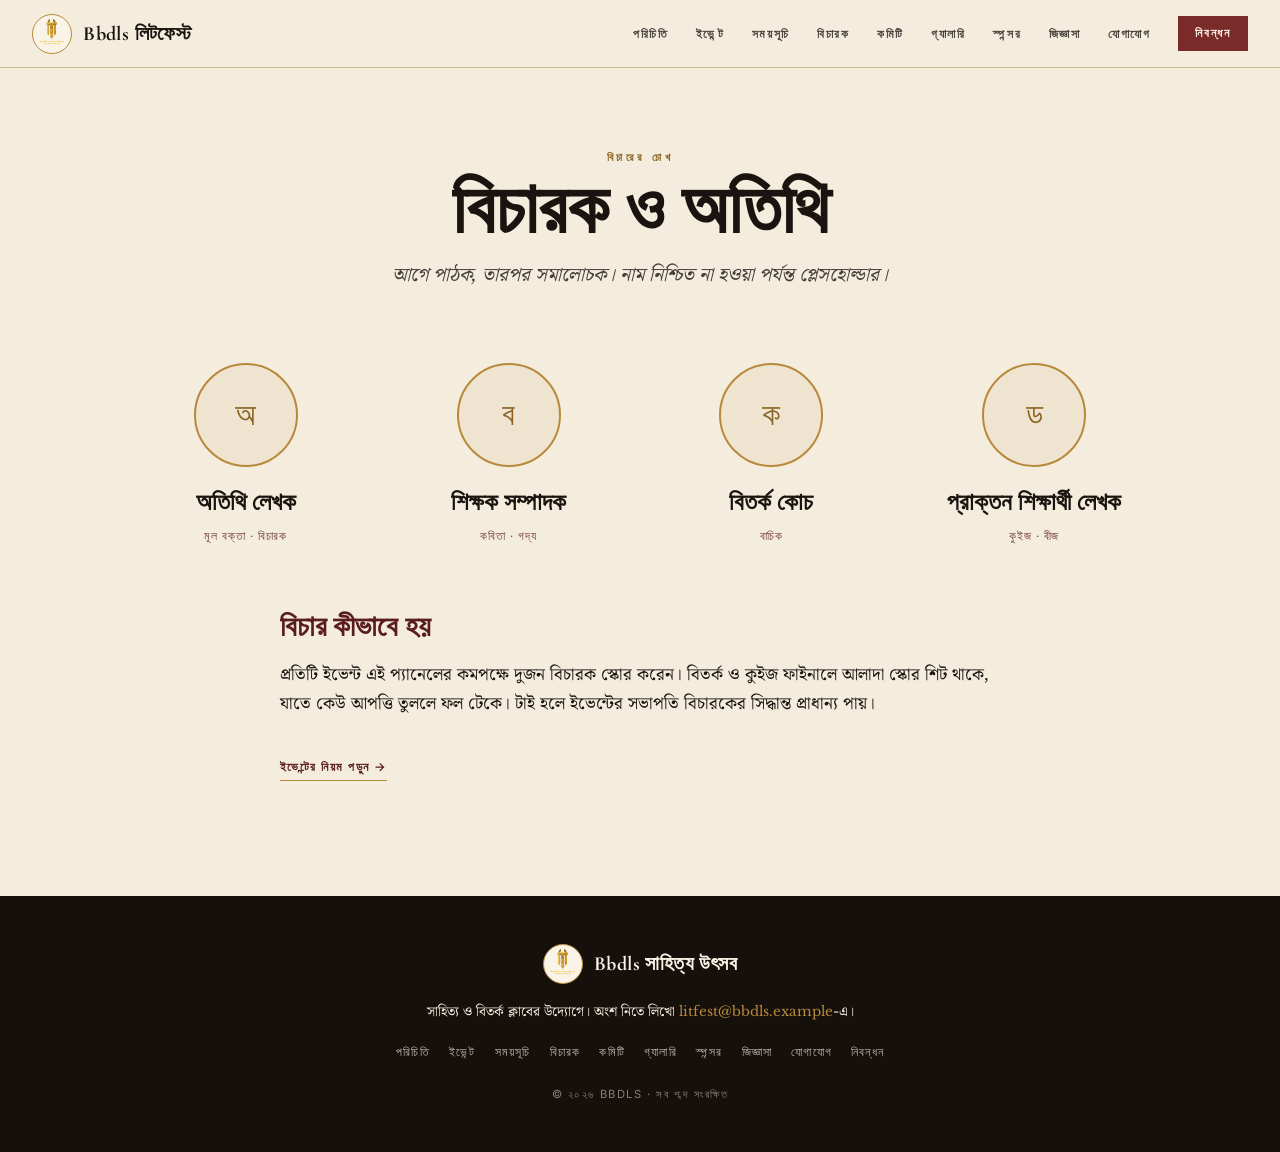
<file: jury.html>
<!DOCTYPE html>
<html lang="bn">
<head>
<meta charset="UTF-8" />
<meta name="viewport" content="width=device-width, initial-scale=1" />
<title>বিচারক &middot; Bbdls সাহিত্য উৎসব</title>
<meta name="description" content="Bbdls সাহিত্য উৎসবের বিচারক ও অতিথি লেখক।" />
<link rel="preconnect" href="https://fonts.googleapis.com" />
<link rel="preconnect" href="https://fonts.gstatic.com" crossorigin />
<link href="https://fonts.googleapis.com/css2?family=Cormorant+Garamond:ital,wght@0,400;0,500;0,600;0,700;1,500&family=Libre+Baskerville:ital,wght@0,400;0,700;1,400&family=Inter:wght@500;600&family=Noto+Serif+Bengali:wght@400;600;700&display=swap" rel="stylesheet" />
<link rel="stylesheet" href="assets/style.css" />
</head>
<body>
<a class="skip" href="#main">মূল অংশে যান</a>

<header class="bar">
  <div class="brand"><a href="index.html"><img src="club_logo.webp" alt="Bbdls ক্লাবের প্রতীক" />Bbdls লিটফেস্ট</a></div>
  <button class="nav-toggle" aria-label="মেনু খুলুন" aria-expanded="false" aria-controls="primaryNav">
    <span></span><span></span><span></span>
  </button>
  <div class="nav-wrap" id="primaryNav">
    <nav class="menu" aria-label="প্রধান">
      <a href="about.html">পরিচিতি</a>
      <a href="events.html">ইভেন্ট</a>
      <a href="schedule.html">সময়সূচি</a>
      <a href="jury.html">বিচারক</a>
      <a href="committee.html">কমিটি</a>
      <a href="gallery.html">গ্যালারি</a>
      <a href="sponsors.html">স্পন্সর</a>
      <a href="faq.html">জিজ্ঞাসা</a>
      <a href="contact.html">যোগাযোগ</a>
    </nav>
    <a class="cta-small" href="register.html">নিবন্ধন</a>
  </div>
</header>

<main id="main">
<section class="page-hero">
  <div class="ey">বিচারের চোখ</div>
  <h1 class="display">বিচারক ও অতিথি</h1>
  <p>আগে পাঠক, তারপর সমালোচক। নাম নিশ্চিত না হওয়া পর্যন্ত প্লেসহোল্ডার।</p>
</section>

<section class="block" style="padding-top:2rem">
  <div class="people reveal">
    <div class="person"><div class="av">অ</div><h3>অতিথি লেখক</h3><p>মূল বক্তা &middot; বিচারক</p></div>
    <div class="person"><div class="av">ব</div><h3>শিক্ষক সম্পাদক</h3><p>কবিতা &middot; গদ্য</p></div>
    <div class="person"><div class="av">ক</div><h3>বিতর্ক কোচ</h3><p>বাচিক</p></div>
    <div class="person"><div class="av">ড</div><h3>প্রাক্তন শিক্ষার্থী লেখক</h3><p>কুইজ &middot; বীজ</p></div>
  </div>

  <div class="prose reveal" style="margin-top:3.5rem">
    <h3>বিচার কীভাবে হয়</h3>
    <p>প্রতিটি ইভেন্ট এই প্যানেলের কমপক্ষে দুজন বিচারক স্কোর করেন। বিতর্ক ও কুইজ ফাইনালে আলাদা স্কোর শিট থাকে, যাতে কেউ আপত্তি তুললে ফল টেকে। টাই হলে ইভেন্টের সভাপতি বিচারকের সিদ্ধান্ত প্রাধান্য পায়।</p>
    <p><a class="text-link" href="events.html">ইভেন্টের নিয়ম পড়ুন &rarr;</a></p>
  </div>
</section>
</main>

<footer class="site-footer">
  <div class="brand"><img src="club_logo.webp" alt="Bbdls ক্লাবের প্রতীক" />Bbdls সাহিত্য উৎসব</div>
  <p>সাহিত্য ও বিতর্ক ক্লাবের উদ্যোগে। অংশ নিতে লিখো <a href="mailto:litfest@bbdls.example">litfest@bbdls.example</a>-এ।</p>
  <nav class="foot-nav" aria-label="ফুটার">
    <a href="about.html">পরিচিতি</a><a href="events.html">ইভেন্ট</a><a href="schedule.html">সময়সূচি</a><a href="jury.html">বিচারক</a><a href="committee.html">কমিটি</a><a href="gallery.html">গ্যালারি</a><a href="sponsors.html">স্পন্সর</a><a href="faq.html">জিজ্ঞাসা</a><a href="contact.html">যোগাযোগ</a><a href="register.html">নিবন্ধন</a>
  </nav>
  <div class="credit">&copy; ২০২৬ BBDLS &middot; সব শব্দ সংরক্ষিত</div>
</footer>

<script src="assets/site.js"></script>
</body>
</html>
</file>
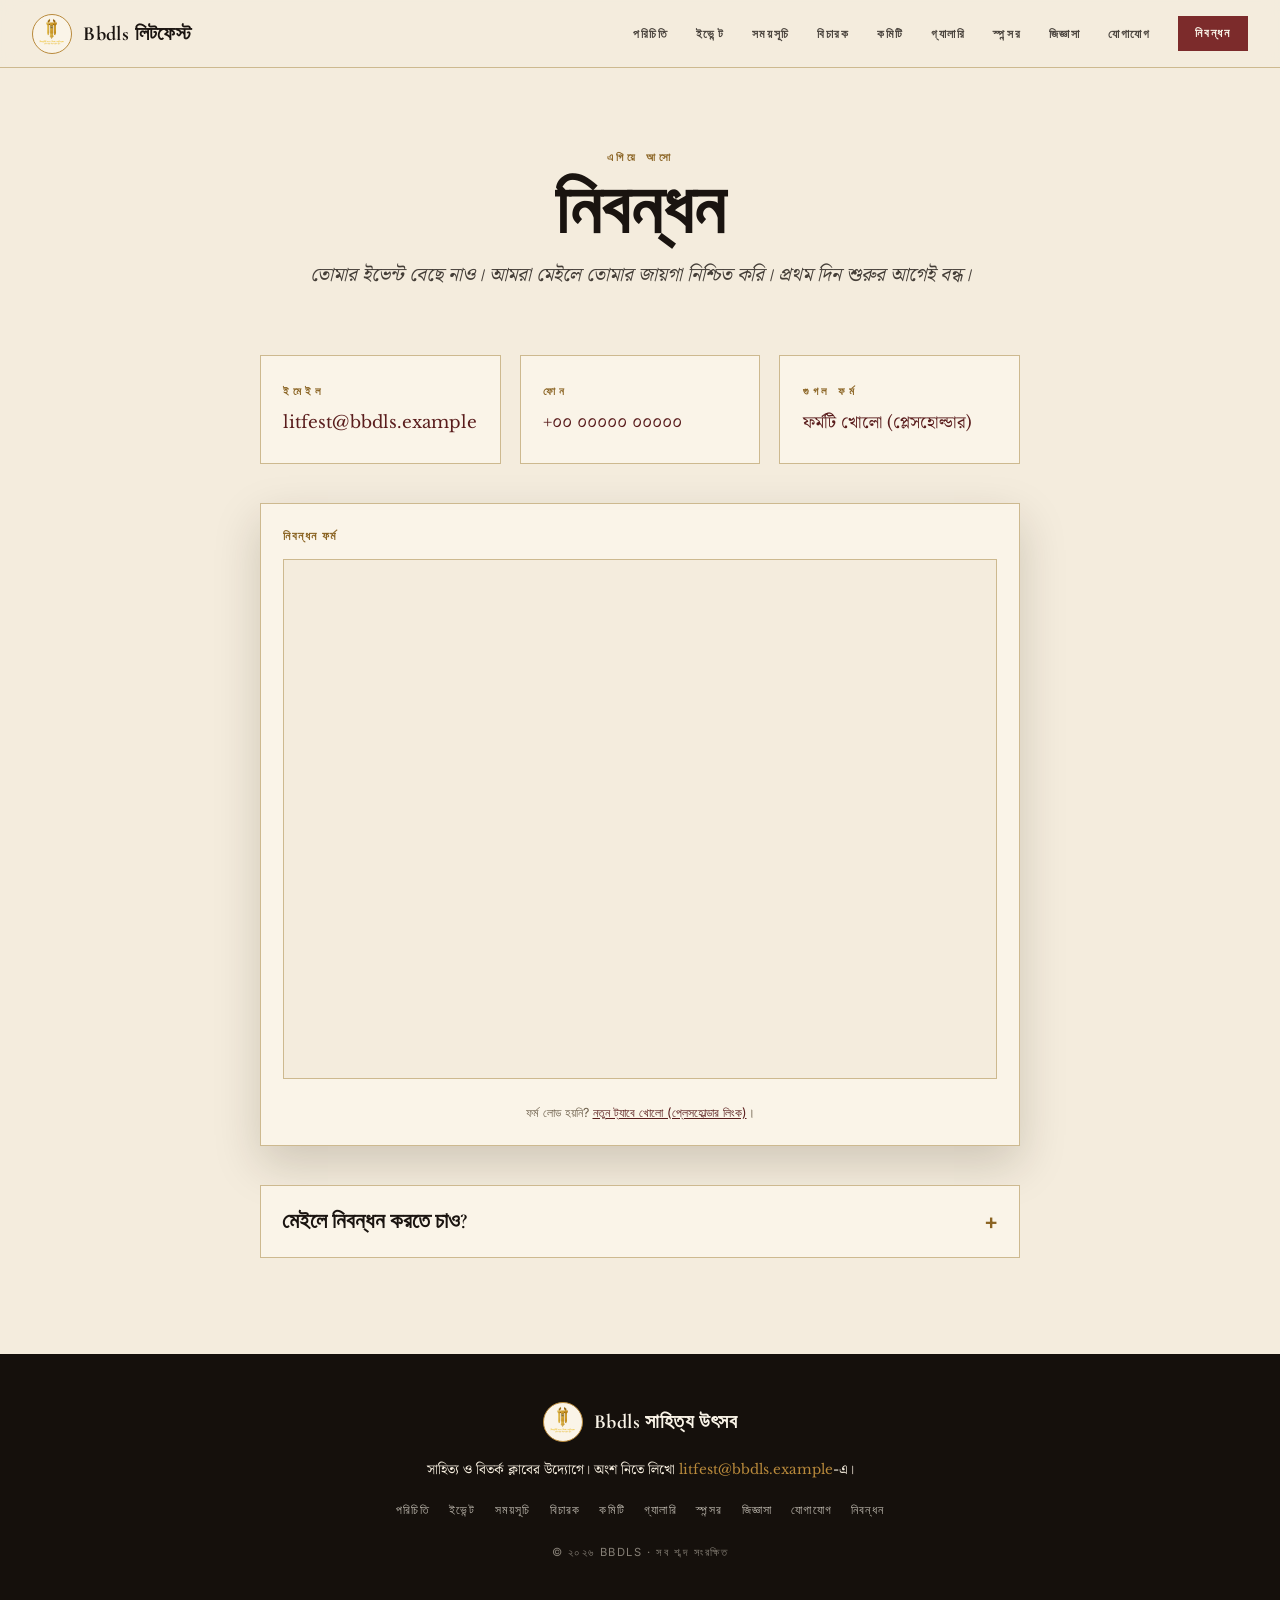
<file: register.html>
<!DOCTYPE html>
<html lang="bn">
<head>
<meta charset="UTF-8" />
<meta name="viewport" content="width=device-width, initial-scale=1" />
<title>নিবন্ধন &middot; Bbdls সাহিত্য উৎসব</title>
<meta name="description" content="Bbdls সাহিত্য উৎসবে নিবন্ধন করো।" />
<link rel="preconnect" href="https://fonts.googleapis.com" />
<link rel="preconnect" href="https://fonts.gstatic.com" crossorigin />
<link href="https://fonts.googleapis.com/css2?family=Cormorant+Garamond:ital,wght@0,400;0,500;0,600;0,700;1,500&family=Libre+Baskerville:ital,wght@0,400;0,700;1,400&family=Inter:wght@500;600&family=Noto+Serif+Bengali:wght@400;600;700&display=swap" rel="stylesheet" />
<link rel="stylesheet" href="assets/style.css" />
</head>
<body>
<a class="skip" href="#main">মূল অংশে যান</a>

<header class="bar">
  <div class="brand"><a href="index.html"><img src="club_logo.webp" alt="Bbdls ক্লাবের প্রতীক" />Bbdls লিটফেস্ট</a></div>
  <button class="nav-toggle" aria-label="মেনু খুলুন" aria-expanded="false" aria-controls="primaryNav">
    <span></span><span></span><span></span>
  </button>
  <div class="nav-wrap" id="primaryNav">
    <nav class="menu" aria-label="প্রধান">
      <a href="about.html">পরিচিতি</a>
      <a href="events.html">ইভেন্ট</a>
      <a href="schedule.html">সময়সূচি</a>
      <a href="jury.html">বিচারক</a>
      <a href="committee.html">কমিটি</a>
      <a href="gallery.html">গ্যালারি</a>
      <a href="sponsors.html">স্পন্সর</a>
      <a href="faq.html">জিজ্ঞাসা</a>
      <a href="contact.html">যোগাযোগ</a>
    </nav>
    <a class="cta-small" href="register.html">নিবন্ধন</a>
  </div>
</header>

<main id="main">
<section class="page-hero">
  <div class="ey">এগিয়ে আসো</div>
  <h1 class="display">নিবন্ধন</h1>
  <p>তোমার ইভেন্ট বেছে নাও। আমরা মেইলে তোমার জায়গা নিশ্চিত করি। প্রথম দিন শুরুর আগেই বন্ধ।</p>
</section>

<section class="block" style="padding-top:1.5rem">
  <div class="reg-contact reveal">
    <div class="contact-card">
      <div class="ey">ইমেইল</div>
      <p><a href="mailto:litfest@bbdls.example">litfest@bbdls.example</a></p>
    </div>
    <div class="contact-card">
      <div class="ey">ফোন</div>
      <p><a href="tel:+0000000000">+০০ ০০০০০ ০০০০০</a></p>
    </div>
    <div class="contact-card">
      <div class="ey">গুগল ফর্ম</div>
      <p><a href="https://docs.google.com/forms/d/PLACEHOLDER/viewform" target="_blank" rel="noopener">ফর্মটি খোলো (প্লেসহোল্ডার)</a></p>
    </div>
  </div>

  <div class="form-embed reveal">
    <div class="embed-label">নিবন্ধন ফর্ম</div>
    <iframe
      class="gform"
      title="Bbdls সাহিত্য উৎসব নিবন্ধন (প্লেসহোল্ডার)"
      src="about:blank"
      loading="lazy"
      aria-label="নিবন্ধন ফর্ম প্লেসহোল্ডার">
    </iframe>
    <p class="embed-fallback">ফর্ম লোড হয়নি? <a href="https://docs.google.com/forms/d/PLACEHOLDER/viewform" target="_blank" rel="noopener">নতুন ট্যাবে খোলো (প্লেসহোল্ডার লিংক)</a>।</p>
  </div>

  <details class="alt-reg reveal">
    <summary>মেইলে নিবন্ধন করতে চাও?</summary>
    <form class="reg-form" id="regForm" action="mailto:litfest@bbdls.example" method="post" enctype="text/plain" novalidate>
      <div class="field">
        <label for="name">পুরো নাম <span class="req">*</span></label>
        <input id="name" name="name" type="text" autocomplete="name" required />
        <span class="err" data-for="name"></span>
      </div>
      <div class="field">
        <label for="email">ইমেইল <span class="req">*</span></label>
        <input id="email" name="email" type="email" autocomplete="email" required />
        <span class="err" data-for="email"></span>
      </div>
      <div class="field">
        <label for="phone">ফোন</label>
        <input id="phone" name="phone" type="tel" autocomplete="tel" />
        <span class="err" data-for="phone"></span>
      </div>
      <div class="field">
        <label for="division">বিভাগ / ব্যাচ</label>
        <input id="division" name="division" type="text" placeholder="যেমন: জি, চ, বা অতিথি" />
      </div>

      <fieldset class="events-pick">
        <legend>যে ইভেন্টে নাম দিতে চাও <span class="req">*</span></legend>
        <label class="chk"><input type="checkbox" name="events" value="কবিতা আবৃত্তি" /> কবিতা আবৃত্তি</label>
        <label class="chk"><input type="checkbox" name="events" value="বিতর্ক ফাইনাল" /> বিতর্ক ফাইনাল</label>
        <label class="chk"><input type="checkbox" name="events" value="রচনা লিখন" /> রচনা লিখন</label>
        <label class="chk"><input type="checkbox" name="events" value="ডুয়েট কুইজ" /> ডুয়েট কুইজ</label>
        <label class="chk"><input type="checkbox" name="events" value="সুন্দর হাতের লেখা" /> সুন্দর হাতের লেখা</label>
        <label class="chk"><input type="checkbox" name="events" value="সংগীত" /> সংগীত</label>
        <label class="chk"><input type="checkbox" name="events" value="গল্প বলা" /> গল্প বলা</label>
        <span class="err" data-for="events"></span>
      </fieldset>

      <div class="field">
        <label for="notes">আমাদের জানানো দরকার এমন কিছু?</label>
        <textarea id="notes" name="notes" rows="4" placeholder="ডুয়েট কুইজের পার্টনার, সংগীতের বাদ্যযন্ত্র, প্রয়োজনীয় সুবিধা..."></textarea>
      </div>

      <button class="submit-btn" type="submit">নিবন্ধন পাঠাও</button>
      <p class="form-note" role="status" aria-live="polite" id="formNote"></p>
    </form>
  </details>
</section>
</main>

<footer class="site-footer">
  <div class="brand"><img src="club_logo.webp" alt="Bbdls ক্লাবের প্রতীক" />Bbdls সাহিত্য উৎসব</div>
  <p>সাহিত্য ও বিতর্ক ক্লাবের উদ্যোগে। অংশ নিতে লিখো <a href="mailto:litfest@bbdls.example">litfest@bbdls.example</a>-এ।</p>
  <nav class="foot-nav" aria-label="ফুটার">
    <a href="about.html">পরিচিতি</a><a href="events.html">ইভেন্ট</a><a href="schedule.html">সময়সূচি</a><a href="jury.html">বিচারক</a><a href="committee.html">কমিটি</a><a href="gallery.html">গ্যালারি</a><a href="sponsors.html">স্পন্সর</a><a href="faq.html">জিজ্ঞাসা</a><a href="contact.html">যোগাযোগ</a><a href="register.html">নিবন্ধন</a>
  </nav>
  <div class="credit">&copy; ২০২৬ BBDLS &middot; সব শব্দ সংরক্ষিত</div>
</footer>

<script src="assets/site.js"></script>
<script>
(function(){
  var form=document.getElementById('regForm');
  var note=document.getElementById('formNote');
  if(!form)return;
  function setErr(name,msg){var e=form.querySelector('.err[data-for="'+name+'"]');if(e)e.textContent=msg||'';}
  form.addEventListener('submit',function(ev){
    var ok=true,name=form.name.value.trim(),email=form.email.value.trim();
    var events=form.querySelectorAll('input[name="events"]:checked');
    setErr('name','');setErr('email','');setErr('events','');
    if(!name){setErr('name','তোমার নাম বলো।');ok=false;}
    if(!/^[^@\s]+@[^@\s]+\.[^@\s]+$/.test(email)){setErr('email','একটি বৈধ ইমেইল দাও।');ok=false;}
    if(events.length===0){setErr('events','কমপক্ষে একটি ইভেন্ট বেছে নাও।');ok=false;}
    if(!ok){ev.preventDefault();note.textContent='চিহ্নিত ঘরগুলো ঠিক করো।';return;}
    note.textContent='নিবন্ধন পাঠাতে তোমার মেইল অ্যাপ খোলা হচ্ছে...';
  });
})();
</script>
</body>
</html>
</file>
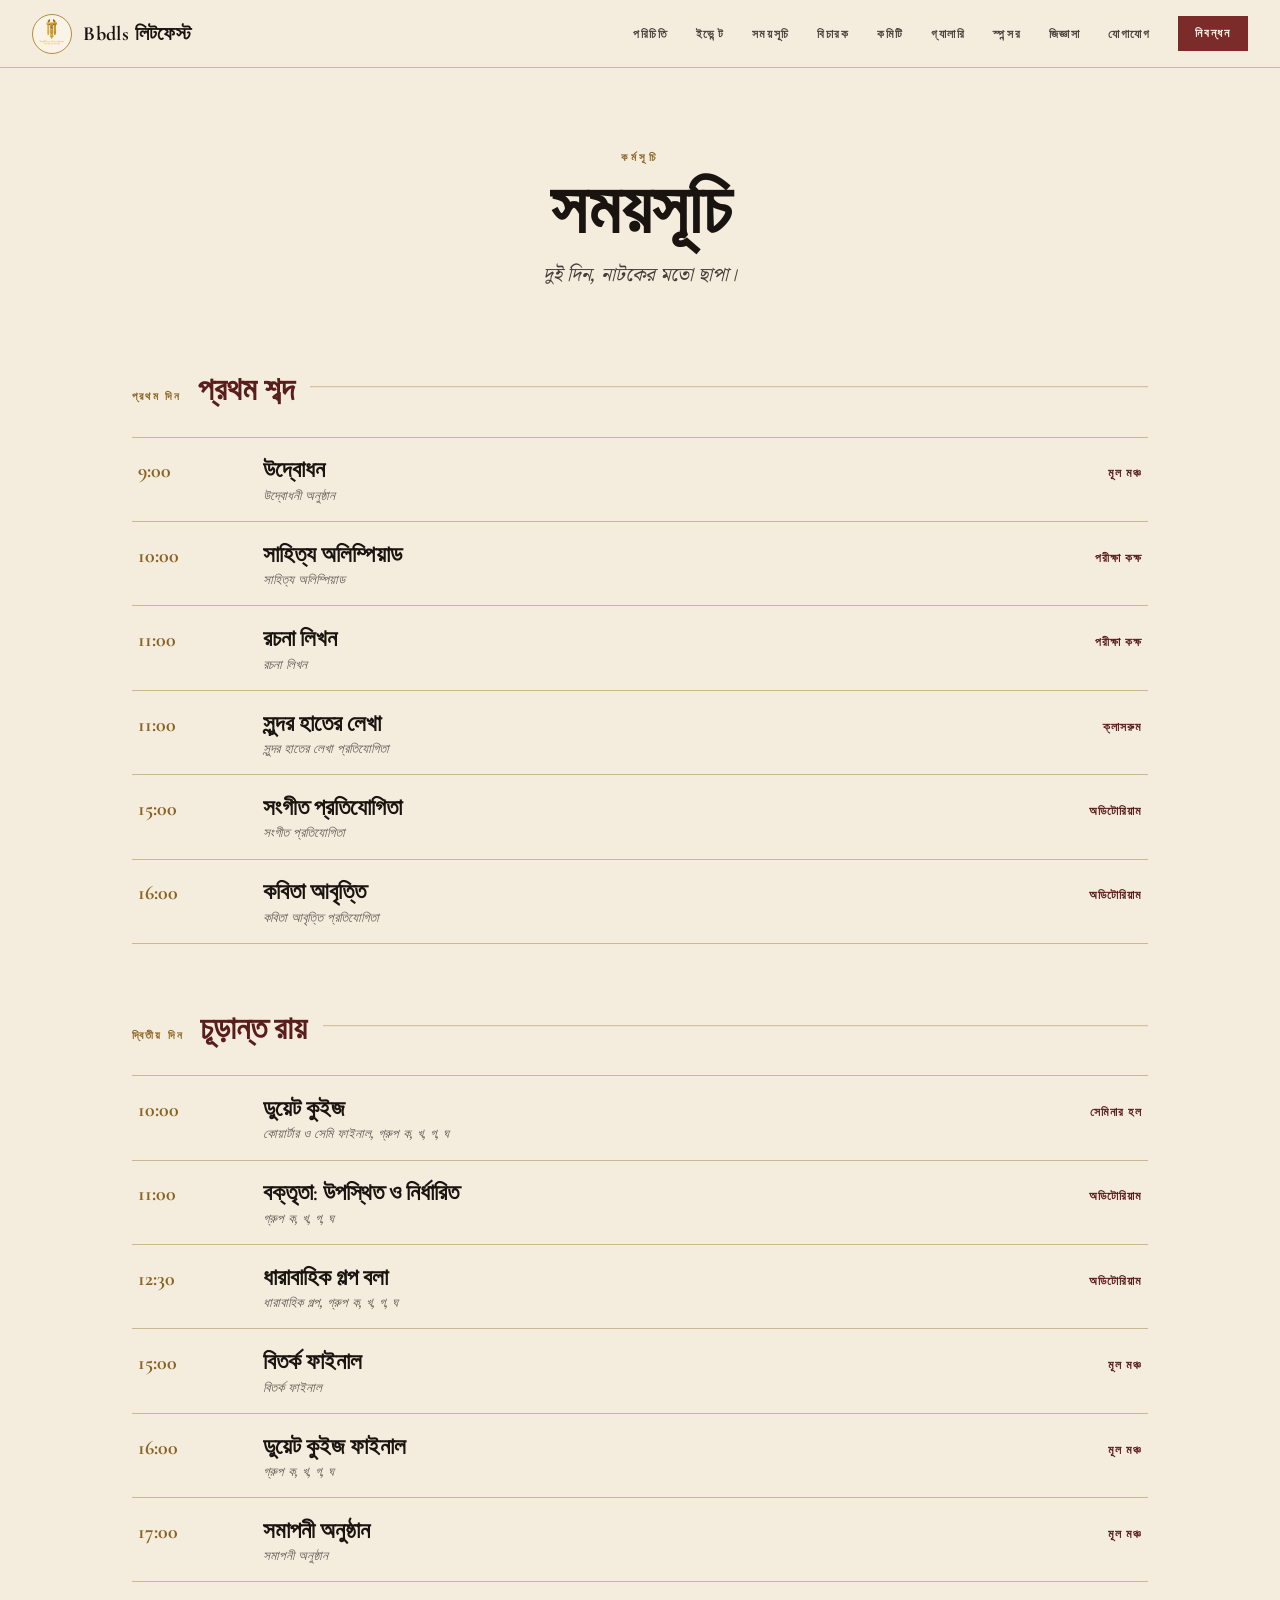
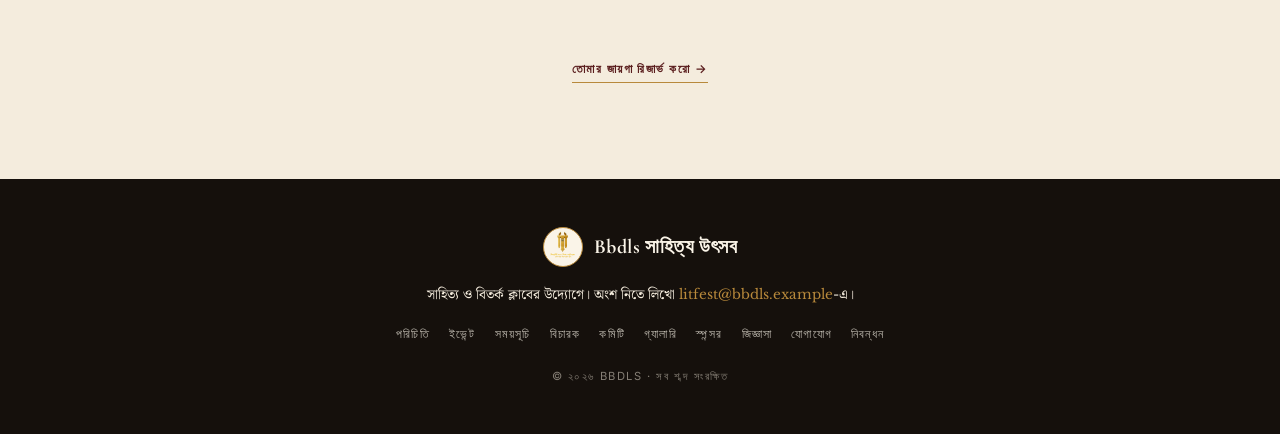
<file: schedule.html>
<!DOCTYPE html>
<html lang="bn">
<head>
<meta charset="UTF-8" />
<meta name="viewport" content="width=device-width, initial-scale=1" />
<title>সময়সূচি &middot; Bbdls সাহিত্য উৎসব</title>
<meta name="description" content="Bbdls সাহিত্য উৎসবের পূর্ণ দুই দিনের কর্মসূচি।" />
<link rel="preconnect" href="https://fonts.googleapis.com" />
<link rel="preconnect" href="https://fonts.gstatic.com" crossorigin />
<link href="https://fonts.googleapis.com/css2?family=Cormorant+Garamond:ital,wght@0,400;0,500;0,600;0,700;1,500&family=Libre+Baskerville:ital,wght@0,400;0,700;1,400&family=Inter:wght@500;600&family=Noto+Serif+Bengali:wght@400;600;700&display=swap" rel="stylesheet" />
<link rel="stylesheet" href="assets/style.css" />
</head>
<body>
<a class="skip" href="#main">মূল অংশে যান</a>

<header class="bar">
  <div class="brand"><a href="index.html"><img src="club_logo.webp" alt="Bbdls ক্লাবের প্রতীক" />Bbdls লিটফেস্ট</a></div>
  <button class="nav-toggle" aria-label="মেনু খুলুন" aria-expanded="false" aria-controls="primaryNav">
    <span></span><span></span><span></span>
  </button>
  <div class="nav-wrap" id="primaryNav">
    <nav class="menu" aria-label="প্রধান">
      <a href="about.html">পরিচিতি</a>
      <a href="events.html">ইভেন্ট</a>
      <a href="schedule.html">সময়সূচি</a>
      <a href="jury.html">বিচারক</a>
      <a href="committee.html">কমিটি</a>
      <a href="gallery.html">গ্যালারি</a>
      <a href="sponsors.html">স্পন্সর</a>
      <a href="faq.html">জিজ্ঞাসা</a>
      <a href="contact.html">যোগাযোগ</a>
    </nav>
    <a class="cta-small" href="register.html">নিবন্ধন</a>
  </div>
</header>

<main id="main">
<section class="page-hero">
  <div class="ey">কর্মসূচি</div>
  <h1 class="display">সময়সূচি</h1>
  <p>দুই দিন, নাটকের মতো ছাপা।</p>
</section>

<section class="block" style="padding-top:2rem">
  <div class="day reveal">
    <div class="day-title"><span class="dnum">প্রথম দিন</span> প্রথম শব্দ</div>
    <div class="prog">
      <div class="row"><div class="time">9:00</div><div class="ev">উদ্বোধন<small>উদ্বোধনী অনুষ্ঠান</small></div><div class="venue">মূল মঞ্চ</div></div>
      <div class="row"><div class="time">10:00</div><div class="ev">সাহিত্য অলিম্পিয়াড<small>সাহিত্য অলিম্পিয়াড</small></div><div class="venue">পরীক্ষা কক্ষ</div></div>
      <div class="row"><div class="time">11:00</div><div class="ev">রচনা লিখন<small>রচনা লিখন</small></div><div class="venue">পরীক্ষা কক্ষ</div></div>
      <div class="row"><div class="time">11:00</div><div class="ev">সুন্দর হাতের লেখা<small>সুন্দর হাতের লেখা প্রতিযোগিতা</small></div><div class="venue">ক্লাসরুম</div></div>
      <div class="row"><div class="time">15:00</div><div class="ev">সংগীত প্রতিযোগিতা<small>সংগীত প্রতিযোগিতা</small></div><div class="venue">অডিটোরিয়াম</div></div>
      <div class="row"><div class="time">16:00</div><div class="ev">কবিতা আবৃত্তি<small>কবিতা আবৃত্তি প্রতিযোগিতা</small></div><div class="venue">অডিটোরিয়াম</div></div>
    </div>
  </div>

  <div class="day reveal">
    <div class="day-title"><span class="dnum">দ্বিতীয় দিন</span> চূড়ান্ত রায়</div>
    <div class="prog">
      <div class="row"><div class="time">10:00</div><div class="ev">ডুয়েট কুইজ<small>কোয়ার্টার ও সেমি ফাইনাল, গ্রুপ ক, খ, গ, ঘ</small></div><div class="venue">সেমিনার হল</div></div>
      <div class="row"><div class="time">11:00</div><div class="ev">বক্তৃতা: উপস্থিত ও নির্ধারিত<small>গ্রুপ ক, খ, গ, ঘ</small></div><div class="venue">অডিটোরিয়াম</div></div>
      <div class="row"><div class="time">12:30</div><div class="ev">ধারাবাহিক গল্প বলা<small>ধারাবাহিক গল্প, গ্রুপ ক, খ, গ, ঘ</small></div><div class="venue">অডিটোরিয়াম</div></div>
      <div class="row"><div class="time">15:00</div><div class="ev">বিতর্ক ফাইনাল<small>বিতর্ক ফাইনাল</small></div><div class="venue">মূল মঞ্চ</div></div>
      <div class="row"><div class="time">16:00</div><div class="ev">ডুয়েট কুইজ ফাইনাল<small>গ্রুপ ক, খ, গ, ঘ</small></div><div class="venue">মূল মঞ্চ</div></div>
      <div class="row"><div class="time">17:00</div><div class="ev">সমাপনী অনুষ্ঠান<small>সমাপনী অনুষ্ঠান</small></div><div class="venue">মূল মঞ্চ</div></div>
    </div>
  </div>

  <p class="center-note"><a class="text-link" href="register.html">তোমার জায়গা রিজার্ভ করো &rarr;</a></p>
</section>
</main>

<footer class="site-footer">
  <div class="brand"><img src="club_logo.webp" alt="Bbdls ক্লাবের প্রতীক" />Bbdls সাহিত্য উৎসব</div>
  <p>সাহিত্য ও বিতর্ক ক্লাবের উদ্যোগে। অংশ নিতে লিখো <a href="mailto:litfest@bbdls.example">litfest@bbdls.example</a>-এ।</p>
  <nav class="foot-nav" aria-label="ফুটার">
    <a href="about.html">পরিচিতি</a><a href="events.html">ইভেন্ট</a><a href="schedule.html">সময়সূচি</a><a href="jury.html">বিচারক</a><a href="committee.html">কমিটি</a><a href="gallery.html">গ্যালারি</a><a href="sponsors.html">স্পন্সর</a><a href="faq.html">জিজ্ঞাসা</a><a href="contact.html">যোগাযোগ</a><a href="register.html">নিবন্ধন</a>
  </nav>
  <div class="credit">&copy; ২০২৬ BBDLS &middot; সব শব্দ সংরক্ষিত</div>
</footer>

<script src="assets/site.js"></script>
</body>
</html>
</file>
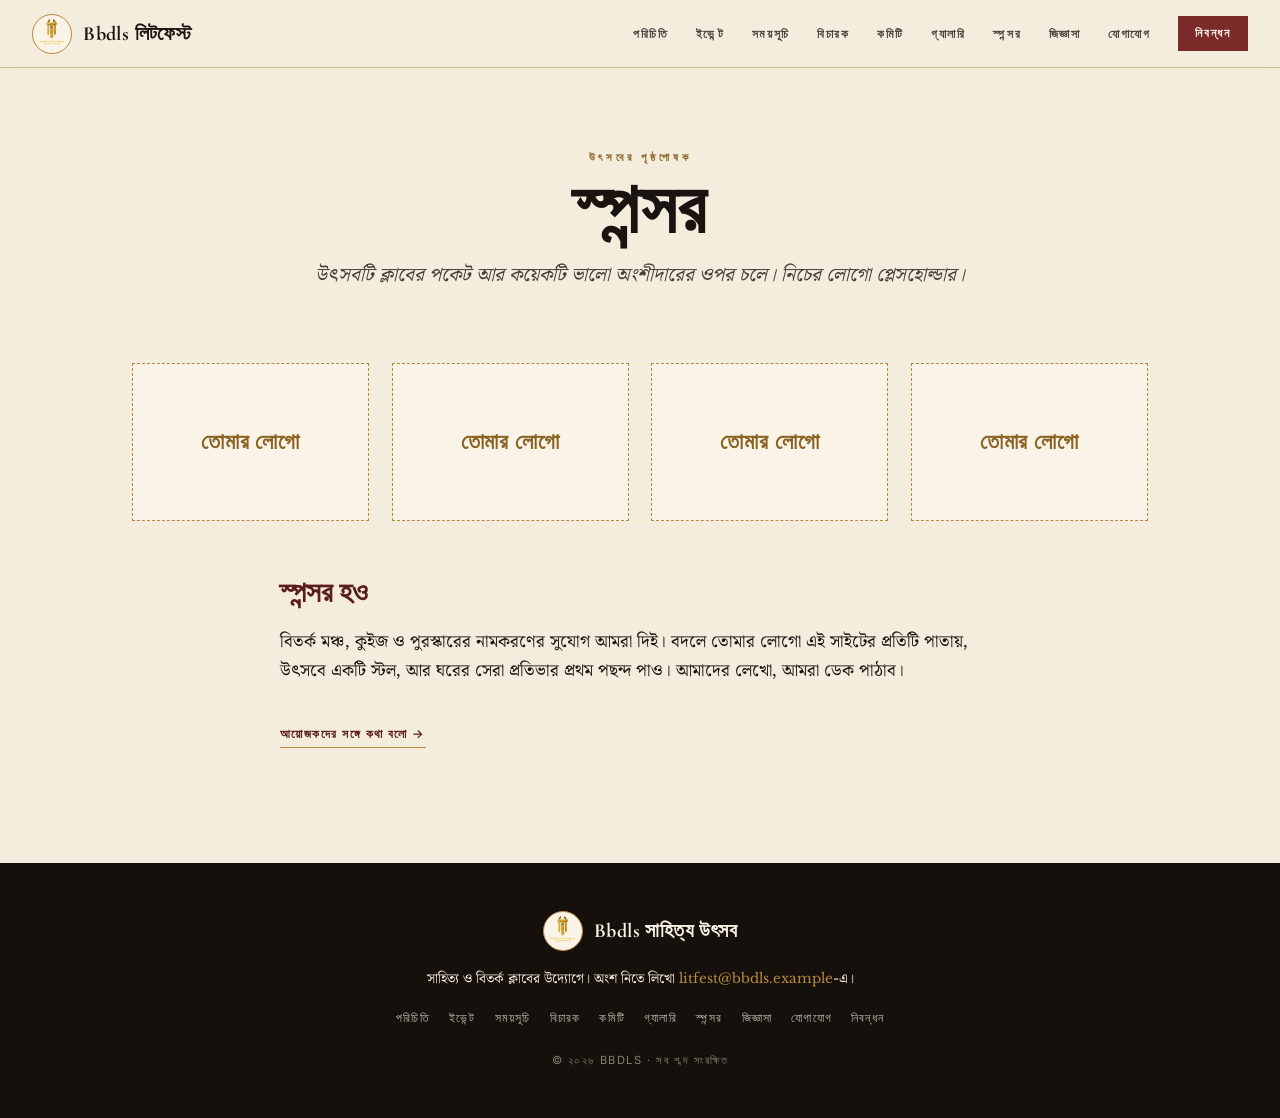
<file: sponsors.html>
<!DOCTYPE html>
<html lang="bn">
<head>
<meta charset="UTF-8" />
<meta name="viewport" content="width=device-width, initial-scale=1" />
<title>স্পন্সর &middot; Bbdls সাহিত্য উৎসব</title>
<meta name="description" content="Bbdls সাহিত্য উৎসবের পৃষ্ঠপোষক ও অংশীদার।" />
<link rel="preconnect" href="https://fonts.googleapis.com" />
<link rel="preconnect" href="https://fonts.gstatic.com" crossorigin />
<link href="https://fonts.googleapis.com/css2?family=Cormorant+Garamond:ital,wght@0,400;0,500;0,600;0,700;1,500&family=Libre+Baskerville:ital,wght@0,400;0,700;1,400&family=Inter:wght@500;600&family=Noto+Serif+Bengali:wght@400;600;700&display=swap" rel="stylesheet" />
<link rel="stylesheet" href="assets/style.css" />
</head>
<body>
<a class="skip" href="#main">মূল অংশে যান</a>

<header class="bar">
  <div class="brand"><a href="index.html"><img src="club_logo.webp" alt="Bbdls ক্লাবের প্রতীক" />Bbdls লিটফেস্ট</a></div>
  <button class="nav-toggle" aria-label="মেনু খুলুন" aria-expanded="false" aria-controls="primaryNav">
    <span></span><span></span><span></span>
  </button>
  <div class="nav-wrap" id="primaryNav">
    <nav class="menu" aria-label="প্রধান">
      <a href="about.html">পরিচিতি</a>
      <a href="events.html">ইভেন্ট</a>
      <a href="schedule.html">সময়সূচি</a>
      <a href="jury.html">বিচারক</a>
      <a href="committee.html">কমিটি</a>
      <a href="gallery.html">গ্যালারি</a>
      <a href="sponsors.html">স্পন্সর</a>
      <a href="faq.html">জিজ্ঞাসা</a>
      <a href="contact.html">যোগাযোগ</a>
    </nav>
    <a class="cta-small" href="register.html">নিবন্ধন</a>
  </div>
</header>

<main id="main">
<section class="page-hero">
  <div class="ey">উৎসবের পৃষ্ঠপোষক</div>
  <h1 class="display">স্পন্সর</h1>
  <p>উৎসবটি ক্লাবের পকেট আর কয়েকটি ভালো অংশীদারের ওপর চলে। নিচের লোগো প্লেসহোল্ডার।</p>
</section>

<section class="block" style="padding-top:2rem">
  <div class="sponsor-grid reveal">
    <div class="sponsor">তোমার লোগো</div>
    <div class="sponsor">তোমার লোগো</div>
    <div class="sponsor">তোমার লোগো</div>
    <div class="sponsor">তোমার লোগো</div>
  </div>
  <div class="prose reveal" style="margin-top:3rem">
    <h3>স্পন্সর হও</h3>
    <p>বিতর্ক মঞ্চ, কুইজ ও পুরস্কারের নামকরণের সুযোগ আমরা দিই। বদলে তোমার লোগো এই সাইটের প্রতিটি পাতায়, উৎসবে একটি স্টল, আর ঘরের সেরা প্রতিভার প্রথম পছন্দ পাও। আমাদের লেখো, আমরা ডেক পাঠাব।</p>
    <p><a class="text-link" href="contact.html">আয়োজকদের সঙ্গে কথা বলো &rarr;</a></p>
  </div>
</section>
</main>

<footer class="site-footer">
  <div class="brand"><img src="club_logo.webp" alt="Bbdls ক্লাবের প্রতীক" />Bbdls সাহিত্য উৎসব</div>
  <p>সাহিত্য ও বিতর্ক ক্লাবের উদ্যোগে। অংশ নিতে লিখো <a href="mailto:litfest@bbdls.example">litfest@bbdls.example</a>-এ।</p>
  <nav class="foot-nav" aria-label="ফুটার">
    <a href="about.html">পরিচিতি</a><a href="events.html">ইভেন্ট</a><a href="schedule.html">সময়সূচি</a><a href="jury.html">বিচারক</a><a href="committee.html">কমিটি</a><a href="gallery.html">গ্যালারি</a><a href="sponsors.html">স্পন্সর</a><a href="faq.html">জিজ্ঞাসা</a><a href="contact.html">যোগাযোগ</a><a href="register.html">নিবন্ধন</a>
  </nav>
  <div class="credit">&copy; ২০২৬ BBDLS &middot; সব শব্দ সংরক্ষিত</div>
</footer>

<script src="assets/site.js"></script>
</body>
</html>
</file>
<file: assets/style.css>
:root{
    --ink:#1a1410;
    --ink-2:#15100c;
    --paper:#f4ecdd;
    --paper-2:#efe4cf;
    --cream:#faf4e8;
    --gold:#b8893b;
    --gold-deep:#8a6322;
    --crimson:#7c2b2b;
    --crimson-deep:#5a1d1d;
    --line:#cdb98f;
    --muted:#6b5d49;
    --shadow:rgba(40,28,12,.18);
  }
  *{box-sizing:border-box;margin:0;padding:0}
  html{scroll-behavior:smooth;scroll-padding-top:80px}
  body{
    font-family:'Libre Baskerville','Noto Serif Bengali',Georgia,serif;
    background:var(--paper);
    color:var(--ink);
    line-height:1.7;
    font-size:17px;
    -webkit-font-smoothing:antialiased;
  }
  .display{font-family:'Cormorant Garamond',serif}
  .ey{font-family:'Inter',sans-serif;letter-spacing:.34em;text-transform:uppercase;font-size:.7rem;font-weight:600;color:var(--gold-deep)}
  a{color:inherit}
  img{max-width:100%;display:block}
  :focus-visible{outline:3px solid var(--gold);outline-offset:3px;border-radius:2px}

  .skip{position:absolute;left:-999px;top:0;background:var(--ink);color:var(--cream);padding:.6rem 1rem;z-index:200}
  .skip:focus{left:1rem;top:1rem}

  .bar{
    position:sticky;top:0;z-index:50;
    display:flex;align-items:center;justify-content:space-between;
    padding:.85rem 2rem;
    background:rgba(244,236,221,.92);
    backdrop-filter:blur(8px);
    border-bottom:1px solid var(--line);
  }
  .brand{display:flex;align-items:center;gap:.7rem;font-family:'Cormorant Garamond',serif;font-weight:700;letter-spacing:.02em;font-size:1.25rem}
  .brand img{height:40px;width:40px;object-fit:contain;border-radius:50%;border:1px solid var(--gold);padding:2px;background:var(--cream)}
  .nav-wrap{display:flex;align-items:center;gap:1.7rem}
  nav.menu{display:flex;align-items:center;gap:1.7rem}
  nav.menu a{text-decoration:none;font-family:'Inter',sans-serif;font-size:.74rem;font-weight:600;letter-spacing:.14em;text-transform:uppercase;color:var(--ink);opacity:.78;transition:opacity .2s,color .2s}
  nav.menu a:hover{opacity:1;color:var(--gold-deep)}
  .bar .cta-small{font-family:'Inter',sans-serif;font-size:.72rem;font-weight:600;letter-spacing:.14em;text-transform:uppercase;background:var(--crimson);color:var(--cream);padding:.5rem 1.1rem;text-decoration:none;transition:background .2s;white-space:nowrap}
  .bar .cta-small:hover{background:var(--crimson-deep)}

  .nav-toggle{display:none;flex-direction:column;justify-content:center;gap:4px;width:42px;height:42px;background:transparent;border:1px solid var(--line);cursor:pointer;padding:0 9px}
  .nav-toggle span{display:block;height:2px;width:100%;background:var(--ink);transition:transform .25s,opacity .2s}
  .nav-toggle[aria-expanded="true"] span:nth-child(1){transform:translateY(6px) rotate(45deg)}
  .nav-toggle[aria-expanded="true"] span:nth-child(2){opacity:0}
  .nav-toggle[aria-expanded="true"] span:nth-child(3){transform:translateY(-6px) rotate(-45deg)}

  @media(max-width:880px){
    .nav-toggle{display:flex}
    .nav-wrap{position:absolute;top:100%;left:0;right:0;flex-direction:column;align-items:stretch;gap:0;
      background:var(--cream);border-bottom:1px solid var(--line);
      max-height:0;overflow:hidden;transition:max-height .3s ease;box-shadow:0 18px 30px var(--shadow)}
    .nav-wrap.open{max-height:560px}
    nav.menu{flex-direction:column;align-items:stretch;gap:0;padding:.5rem 1.5rem}
    nav.menu a{padding:.95rem 0;border-top:1px solid var(--line);font-size:.82rem}
    nav.menu a:first-child{border-top:none}
    .nav-wrap .cta-small{margin:1rem 1.5rem 1.4rem;text-align:center;padding:.85rem}
  }

  .hero{
    position:relative;min-height:92vh;display:flex;align-items:center;justify-content:center;
    color:var(--cream);text-align:center;overflow:hidden;
    background:linear-gradient(180deg,rgba(21,16,12,.52),rgba(21,16,12,.82)),url('club_logo.webp') center/cover no-repeat fixed;
  }
  .hero-bg{position:absolute;inset:0;width:100%;height:100%;object-fit:contain;z-index:0;opacity:.18;filter:grayscale(.2)}
  .hero::after{content:"";position:absolute;inset:0;z-index:1;background:radial-gradient(circle at center,rgba(21,16,12,.35),rgba(21,16,12,.88))}
  .hero-frame{position:relative;z-index:2;padding:2.6rem;max-width:840px;width:min(92%,840px);
    border:1px solid rgba(184,137,59,.55);
    background:rgba(15,11,8,.55);
    box-shadow:0 0 0 6px rgba(15,11,8,.3),0 20px 60px rgba(0,0,0,.5);
  }
  .hero .ey{color:var(--gold)}
  .hero h1{font-family:'Cormorant Garamond',serif;font-weight:700;font-size:clamp(3rem,11vw,7.2rem);line-height:.92;letter-spacing:.005em;margin:.6rem 0;color:#fff;text-shadow:0 3px 22px rgba(0,0,0,.75)}
  .hero .lede{font-style:italic;font-size:clamp(1.05rem,2.6vw,1.5rem);opacity:1;margin:0 auto;max-width:36ch;text-shadow:0 2px 14px rgba(0,0,0,.7)}
  .hero .lede::first-letter{font-family:'Cormorant Garamond',serif;font-style:normal;font-size:3.4em;float:left;line-height:.8;padding:.05em .12em 0 0;color:var(--gold)}
  .meta{display:flex;gap:2.6rem;justify-content:center;flex-wrap:wrap;margin-top:2rem;font-family:'Inter',sans-serif;font-size:.8rem;letter-spacing:.1em;text-transform:uppercase;text-shadow:0 2px 12px rgba(0,0,0,.7)}
  .meta b{display:block;font-family:'Cormorant Garamond',serif;font-weight:700;font-size:1.7rem;letter-spacing:0;text-transform:none;color:#fff;margin-bottom:.15rem}
  .meta span{color:rgba(250,244,232,.82)}
  .cta{display:inline-block;margin-top:2.2rem;padding:.95rem 2.5rem;border:1px solid var(--gold);color:var(--cream);text-decoration:none;letter-spacing:.2em;text-transform:uppercase;font-family:'Inter',sans-serif;font-size:.76rem;font-weight:600;transition:background .25s,color .25s}
  .cta:hover{background:var(--gold);color:var(--ink)}
  .scroll-hint{position:absolute;bottom:1.4rem;left:50%;transform:translateX(-50%);z-index:2;color:var(--gold);font-family:'Inter',sans-serif;font-size:.62rem;letter-spacing:.3em;text-transform:uppercase;opacity:.7}

  section.block{padding:6rem 2rem;max-width:1080px;margin:0 auto}
  .sec-head{text-align:center;margin-bottom:3.2rem}
  .sec-head h2{font-family:'Cormorant Garamond',serif;font-weight:700;font-size:clamp(2.1rem,5.5vw,3.4rem);margin-top:.3rem;line-height:1.05}
  .sec-head p{font-style:italic;font-size:1.15rem;opacity:.78;margin-top:.4rem}

  .about{display:grid;grid-template-columns:1fr 1fr;gap:3.4rem;align-items:center}
  @media(max-width:780px){.about{grid-template-columns:1fr}}
  .about p{margin-bottom:1.2rem}
  .about .pull{font-family:'Cormorant Garamond',serif;font-style:italic;font-size:1.55rem;line-height:1.4;color:var(--crimson-deep);border-left:3px solid var(--gold);padding-left:1.3rem;margin:1.6rem 0}
  .about-img{border:1px solid var(--line);padding:.55rem;background:var(--cream);box-shadow:0 22px 55px var(--shadow);transform:rotate(-1.2deg)}
  .about-img img{width:100%}

  .cards{display:grid;grid-template-columns:repeat(auto-fit,minmax(250px,1fr));gap:1.5rem}
  .card{background:var(--cream);border:1px solid var(--line);padding:1.9rem 1.6rem;position:relative;transition:transform .25s,box-shadow .25s}
  .card::before{content:"";position:absolute;top:0;left:0;width:100%;height:4px;background:linear-gradient(90deg,var(--gold),var(--crimson))}
  .card:hover{transform:translateY(-6px);box-shadow:0 18px 40px var(--shadow)}
  .card .ic{width:34px;height:34px;color:var(--gold-deep);margin-bottom:.9rem}
  .card .ic svg{width:100%;height:100%;display:block}
  .card h3{font-family:'Cormorant Garamond',serif;font-size:1.7rem;font-weight:700;margin-bottom:.4rem}
  .card p{font-size:.92rem;line-height:1.6;opacity:.85}
  .card .prize{margin-top:1.1rem;font-family:'Inter',sans-serif;font-size:.7rem;letter-spacing:.1em;text-transform:uppercase;color:var(--crimson-deep);font-weight:600}

  .day{margin-bottom:3.6rem}
  .day-title{display:flex;align-items:baseline;gap:1rem;font-family:'Cormorant Garamond',serif;font-size:2rem;font-weight:700;color:var(--crimson-deep);margin-bottom:1.2rem}
  .day-title .dnum{font-family:'Inter',sans-serif;font-size:.7rem;letter-spacing:.2em;text-transform:uppercase;color:var(--gold-deep);font-weight:600}
  .day-title::after{content:"";flex:1;height:1px;background:var(--line);transform:translateY(-.4em)}
  .prog{display:grid}
  .row{display:grid;grid-template-columns:104px 1fr 150px;gap:1.3rem;align-items:baseline;padding:1.05rem .4rem;border-top:1px solid var(--line);transition:background .2s}
  .row:last-child{border-bottom:1px solid var(--line)}
  .row:hover{background:var(--cream)}
  .row .time{font-family:'Cormorant Garamond',serif;font-weight:700;font-size:1.25rem;color:var(--gold-deep)}
  .row .ev{font-family:'Cormorant Garamond',serif;font-size:1.45rem;font-weight:600;line-height:1.25}
  .row .ev small{display:block;font-family:'Libre Baskerville',serif;font-style:italic;font-size:.82rem;font-weight:400;opacity:.65;margin-top:.15rem}
  .row .venue{font-family:'Inter',sans-serif;font-size:.72rem;letter-spacing:.08em;text-transform:uppercase;color:var(--crimson-deep);font-weight:600;text-align:right}
  @media(max-width:640px){.row{grid-template-columns:1fr;gap:.2rem}.row .venue{text-align:left;margin-top:.2rem}}

  .people{display:grid;grid-template-columns:repeat(auto-fit,minmax(190px,1fr));gap:2.2rem;text-align:center}
  .person .av{width:104px;height:104px;border-radius:50%;background:var(--paper-2);border:2px solid var(--gold);margin:0 auto 1rem;display:flex;align-items:center;justify-content:center;font-family:'Cormorant Garamond',serif;font-size:2rem;color:var(--gold-deep)}
  .person h3{font-family:'Cormorant Garamond',serif;font-size:1.5rem;font-weight:700}
  .person p{font-family:'Inter',sans-serif;font-size:.72rem;letter-spacing:.08em;text-transform:uppercase;color:var(--crimson-deep);opacity:.85;margin-top:.2rem}

  .register{background:linear-gradient(135deg,var(--crimson-deep),var(--ink-2));color:var(--cream);text-align:center;border-radius:3px;padding:5rem 2rem}
  .register .ey{color:var(--gold)}
  .register h2{font-family:'Cormorant Garamond',serif;color:var(--cream);font-weight:700;font-size:clamp(2rem,5vw,3rem);margin-top:.3rem}
  .register p{font-style:italic;font-size:1.25rem;opacity:.9;max-width:54ch;margin:1rem auto 2rem}
  .register .cta{background:var(--gold);border-color:var(--gold);color:var(--ink)}
  .register .cta:hover{background:var(--cream);border-color:var(--cream)}

  footer{background:var(--ink-2);color:var(--paper);text-align:center;padding:3rem 2rem;font-size:.85rem}
  footer .brand{justify-content:center;color:var(--cream);margin-bottom:1rem}
  footer a{color:var(--gold);text-decoration:none}
  .credit{opacity:.5;margin-top:1.4rem;font-family:'Inter',sans-serif;font-size:.7rem;letter-spacing:.14em;text-transform:uppercase}

  .brand a{display:flex;align-items:center;gap:.7rem;text-decoration:none;color:inherit}
  .text-link{display:inline-block;margin-top:1.2rem;font-family:'Inter',sans-serif;font-size:.76rem;font-weight:600;letter-spacing:.12em;text-transform:uppercase;color:var(--crimson-deep);text-decoration:none;border-bottom:1px solid var(--gold);padding-bottom:2px;transition:color .2s}
  .text-link:hover{color:var(--gold-deep)}
  .center-note{text-align:center;margin-top:2.6rem}
  .site-footer{background:var(--ink-2);color:var(--paper);text-align:center;padding:3rem 2rem;font-size:.85rem}
  .site-footer .brand{justify-content:center;color:var(--cream);margin-bottom:1rem}
  .site-footer a{color:var(--gold);text-decoration:none}
  .foot-nav{display:flex;flex-wrap:wrap;gap:1.2rem;justify-content:center;margin:1.2rem 0;font-family:'Inter',sans-serif;font-size:.72rem;letter-spacing:.1em;text-transform:uppercase}
  .foot-nav a{color:rgba(250,244,232,.75);text-decoration:none;transition:color .2s}
  .foot-nav a:hover{color:var(--gold)}
  .page-hero{padding:5rem 2rem 2.5rem;max-width:1080px;margin:0 auto;text-align:center}
  .page-hero h1{font-family:'Cormorant Garamond',serif;font-weight:700;font-size:clamp(2.4rem,7vw,4.5rem);line-height:1;margin-top:.4rem}
  .page-hero p{font-style:italic;font-size:1.2rem;opacity:.8;max-width:60ch;margin:.8rem auto 0}
  .prose{max-width:720px;margin:0 auto}
  .prose p{margin-bottom:1.2rem}
  .field textarea{font-family:'Libre Baskerville','Noto Serif Bengali',serif}
  .prose h3{font-family:'Cormorant Garamond',serif;font-size:1.8rem;font-weight:700;margin:2.2rem 0 .6rem;color:var(--crimson-deep)}

  .gallery-grid{display:grid;grid-template-columns:repeat(auto-fill,minmax(240px,1fr));gap:1.2rem}
  .gallery-grid .shot{border:1px solid var(--line);background:var(--cream);padding:.5rem;box-shadow:0 14px 34px var(--shadow)}
  .gallery-grid .shot img{width:100%;aspect-ratio:4/3;object-fit:cover}
  .gallery-grid figcaption{font-family:'Inter',sans-serif;font-size:.7rem;letter-spacing:.08em;text-transform:uppercase;color:var(--muted);padding:.6rem .3rem .2rem}

  .sponsor-grid{display:grid;grid-template-columns:repeat(auto-fit,minmax(180px,1fr));gap:1.4rem}
  .sponsor{display:flex;align-items:center;justify-content:center;aspect-ratio:3/2;background:var(--cream);border:1px dashed var(--gold);color:var(--gold-deep);font-family:'Cormorant Garamond',serif;font-size:1.4rem;font-weight:600;letter-spacing:.04em}

  .faq{max-width:760px;margin:0 auto}
  .faq details{border-top:1px solid var(--line);padding:1.1rem .2rem}
  .faq details:last-of-type{border-bottom:1px solid var(--line)}
  .faq summary{cursor:pointer;font-family:'Cormorant Garamond',serif;font-size:1.4rem;font-weight:600;list-style:none;position:relative;padding-right:2rem}
  .faq summary::-webkit-details-marker{display:none}
  .faq summary::after{content:"+";position:absolute;right:0;top:0;font-family:'Inter',sans-serif;font-weight:600;color:var(--gold-deep);font-size:1.3rem;transition:transform .2s}
  .faq details[open] summary::after{transform:rotate(45deg)}
  .faq details p{margin-top:.8rem;opacity:.85}

  .contact-grid{display:grid;grid-template-columns:repeat(auto-fit,minmax(200px,1fr));gap:1.4rem;max-width:820px;margin:0 auto}
  .contact-card{background:var(--cream);border:1px solid var(--line);padding:1.6rem 1.4rem}
  .contact-card .ey{margin-bottom:.5rem}
  .contact-card a{color:var(--crimson-deep);text-decoration:none}
  .contact-card a:hover{text-decoration:underline}

  .reg-form{max-width:640px;margin:0 auto;background:var(--cream);border:1px solid var(--line);padding:2.2rem;box-shadow:0 18px 44px var(--shadow)}
  .field{margin-bottom:1.3rem}
  .field label{display:block;font-family:'Inter',sans-serif;font-size:.74rem;letter-spacing:.1em;text-transform:uppercase;font-weight:600;color:var(--ink);margin-bottom:.45rem}
  .req{color:var(--crimson)}
  .field input,.field textarea{width:100%;font-family:'Libre Baskerville',serif;font-size:1rem;padding:.7rem .8rem;background:var(--paper);border:1px solid var(--line);color:var(--ink);transition:border-color .2s}
  .field input:focus,.field textarea:focus{outline:none;border-color:var(--gold);box-shadow:0 0 0 3px rgba(184,137,59,.25)}
  .field textarea{resize:vertical}
  .err{display:block;color:var(--crimson);font-family:'Inter',sans-serif;font-size:.74rem;margin-top:.3rem;min-height:1em}
  .events-pick{border:1px solid var(--line);padding:1.2rem 1.3rem;margin-bottom:1.3rem}
  .events-pick legend{font-family:'Inter',sans-serif;font-size:.74rem;letter-spacing:.1em;text-transform:uppercase;font-weight:600;padding:0 .4rem}
  .chk{display:flex;align-items:center;gap:.6rem;font-family:'Libre Baskerville',serif;font-size:.98rem;padding:.3rem 0;cursor:pointer}
  .chk input{width:18px;height:18px;accent-color:var(--crimson)}
  .submit-btn{width:100%;font-family:'Inter',sans-serif;font-size:.8rem;font-weight:600;letter-spacing:.18em;text-transform:uppercase;background:var(--crimson);color:var(--cream);border:none;padding:1rem;cursor:pointer;transition:background .2s}
  .submit-btn:hover{background:var(--crimson-deep)}
  .form-note{font-family:'Inter',sans-serif;font-size:.8rem;color:var(--gold-deep);margin-top:1rem;text-align:center}

  .reg-contact{display:grid;grid-template-columns:repeat(auto-fit,minmax(200px,1fr));gap:1.2rem;max-width:760px;margin:0 auto 2.4rem}
  .reg-contact .contact-card{margin:0}
  .form-embed{max-width:760px;margin:0 auto;background:var(--cream);border:1px solid var(--line);padding:1.4rem;box-shadow:0 18px 44px var(--shadow)}
  .embed-label{font-family:'Inter',sans-serif;font-size:.74rem;letter-spacing:.12em;text-transform:uppercase;font-weight:600;color:var(--gold-deep);margin-bottom:.8rem}
  .gform{width:100%;min-height:520px;border:1px solid var(--line);background:var(--paper)}
  .embed-fallback{font-family:'Inter',sans-serif;font-size:.78rem;color:var(--muted);margin-top:.8rem;text-align:center}
  .embed-fallback a{color:var(--crimson-deep)}
  .alt-reg{max-width:760px;margin:2.4rem auto 0;border:1px solid var(--line);background:var(--cream)}
  .alt-reg summary{cursor:pointer;padding:1.1rem 1.3rem;font-family:'Cormorant Garamond',serif;font-size:1.35rem;font-weight:600;list-style:none;position:relative;padding-right:2rem}
  .alt-reg summary::-webkit-details-marker{display:none}
  .alt-reg summary::after{content:"+";position:absolute;right:1.3rem;top:1.1rem;font-family:'Inter',sans-serif;font-weight:600;color:var(--gold-deep);transition:transform .2s}
  .alt-reg[open] summary::after{transform:rotate(45deg)}
  .alt-reg .reg-form{box-shadow:none;border:none;margin-top:0}

  .reveal{opacity:0;transform:translateY(28px) scale(.99);transition:opacity .9s cubic-bezier(.22,.61,.36,1),transform .9s cubic-bezier(.22,.61,.36,1)}
  .reveal.in{opacity:1;transform:none}
  @media(prefers-reduced-motion:reduce){
    *{scroll-behavior:auto!important}
    .reveal{opacity:1;transform:none;transition:none}
    .cta,.card,.row{transition:none}
  }
</file>
